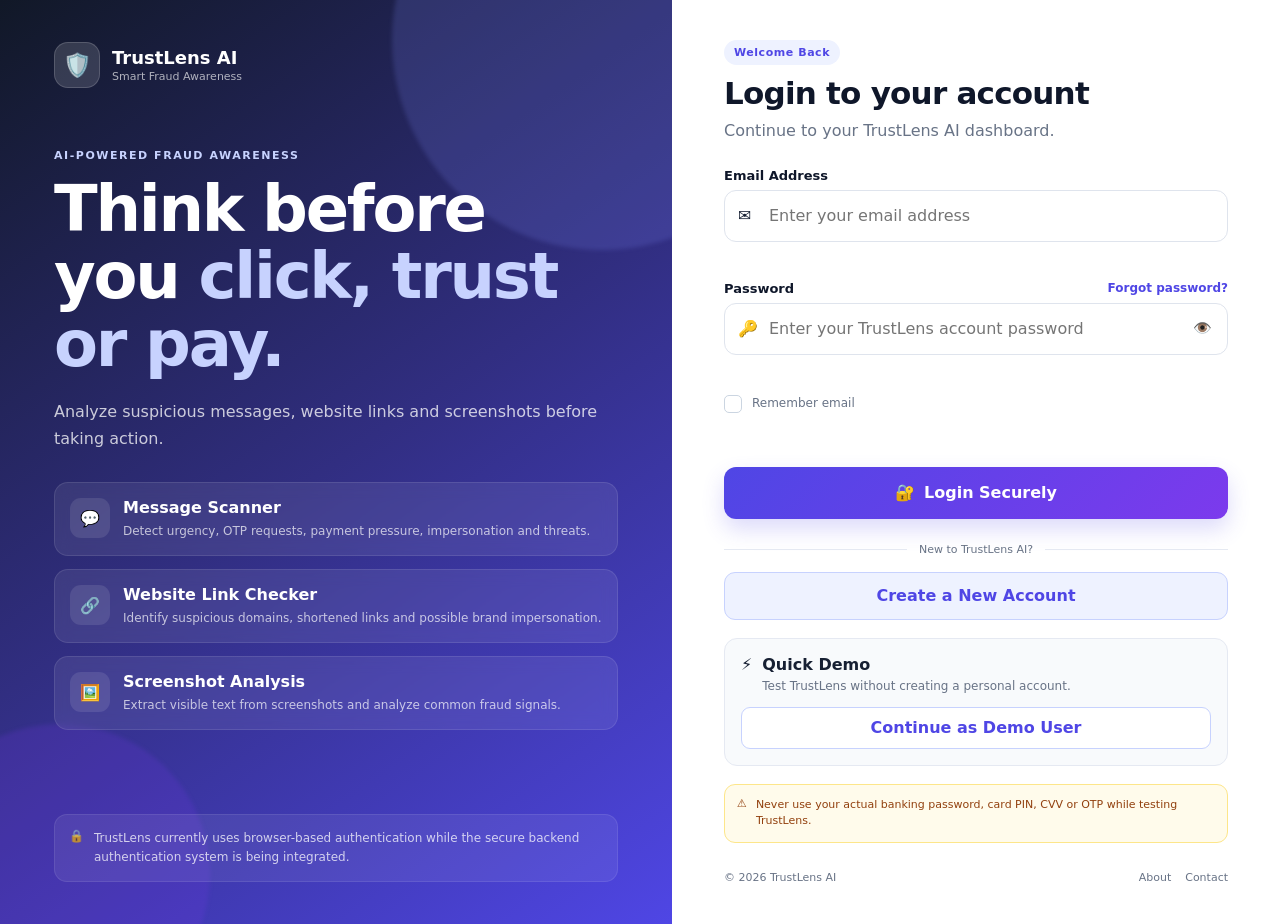
<file: index.html>
<!DOCTYPE html>
<html lang="en">

<head>
    <meta charset="UTF-8">
    <meta name="viewport"
    content="width=device-width, initial-scale=1.0">

    <meta name="google-site-verification" 
    content="EMSuYnDsWMB14LmvW3GUJsK-lmfuJ9vJHzkcusJ691s">

    <!-- your existing code continues below -->
    

    

    <meta
        name="description"
        content="Login to TrustLens AI and protect yourself from suspicious messages, links and online fraud."
    >

    <title>
        Login | TrustLens AI
    </title>

    <link
        rel="stylesheet"
        href="style.css"
    >
</head>


<body class="auth-body">


    <main class="auth-layout">


        <!-- =================================================
             LEFT INFORMATION SECTION
        ================================================== -->

        <section class="auth-showcase">


            <!-- Brand -->

            <a
                href="index.html"
                class="auth-brand"
            >

                <div
                    class="auth-brand-icon"
                    aria-hidden="true"
                >
                    🛡️
                </div>


                <div>

                    <strong>
                        TrustLens AI
                    </strong>

                    <span>
                        Smart Fraud Awareness
                    </span>

                </div>

            </a>


            <!-- Main showcase -->

            <div class="auth-showcase-content">


                <span class="auth-eyebrow">
                    AI-POWERED FRAUD AWARENESS
                </span>


                <h1>
                    Think before you
                    <span>
                        click, trust or pay.
                    </span>
                </h1>


                <p>
                    Analyze suspicious messages,
                    website links and screenshots
                    before taking action.
                </p>


                <div class="auth-feature-list">


                    <div class="auth-feature-item">

                        <div
                            class="auth-feature-icon"
                            aria-hidden="true"
                        >
                            💬
                        </div>


                        <div>

                            <strong>
                                Message Scanner
                            </strong>

                            <span>
                                Detect urgency, OTP requests,
                                payment pressure, impersonation
                                and threats.
                            </span>

                        </div>

                    </div>


                    <div class="auth-feature-item">

                        <div
                            class="auth-feature-icon"
                            aria-hidden="true"
                        >
                            🔗
                        </div>


                        <div>

                            <strong>
                                Website Link Checker
                            </strong>

                            <span>
                                Identify suspicious domains,
                                shortened links and possible
                                brand impersonation.
                            </span>

                        </div>

                    </div>


                    <div class="auth-feature-item">

                        <div
                            class="auth-feature-icon"
                            aria-hidden="true"
                        >
                            🖼️
                        </div>


                        <div>

                            <strong>
                                Screenshot Analysis
                            </strong>

                            <span>
                                Extract visible text from
                                screenshots and analyze common
                                fraud signals.
                            </span>

                        </div>

                    </div>

                </div>

            </div>


            <!-- Security note -->

            <div class="auth-security-note">

                <span aria-hidden="true">
                    🔒
                </span>

                <p>
                    TrustLens currently uses browser-based
                    authentication while the secure backend
                    authentication system is being integrated.
                </p>

            </div>


            <div
                class="auth-background-decoration auth-decoration-one"
                aria-hidden="true"
            ></div>

            <div
                class="auth-background-decoration auth-decoration-two"
                aria-hidden="true"
            ></div>

        </section>


        <!-- =================================================
             LOGIN SECTION
        ================================================== -->

        <section class="auth-form-section">


            <!-- Mobile brand -->

            <div class="auth-mobile-brand">

                <div
                    class="auth-brand-icon"
                    aria-hidden="true"
                >
                    🛡️
                </div>


                <div>

                    <strong>
                        TrustLens AI
                    </strong>

                    <span>
                        Fraud Awareness Platform
                    </span>

                </div>

            </div>


            <div class="auth-form-wrapper">


                <!-- Form header -->

                <div class="auth-form-header">

                    <span class="auth-form-badge">
                        Welcome Back
                    </span>


                    <h2>
                        Login to your account
                    </h2>


                    <p>
                        Continue to your TrustLens AI dashboard.
                    </p>

                </div>


                <!-- =================================================
                     LOGIN FORM
                ================================================== -->

                <form
                    id="loginForm"
                    class="auth-form"
                    novalidate
                >


                    <!-- Email -->

                    <div class="auth-field">


                        <label for="loginEmail">
                            Email Address
                        </label>


                        <div class="auth-input-wrapper">

                            <span
                                class="auth-input-icon"
                                aria-hidden="true"
                            >
                                ✉️
                            </span>


                            <input
                                type="email"
                                id="loginEmail"
                                name="email"
                                placeholder="Enter your email address"
                                autocomplete="email"
                                maxlength="100"
                                required
                            >

                        </div>


                        <small
                            id="loginEmailError"
                            class="auth-field-error"
                            aria-live="polite"
                        ></small>

                    </div>


                    <!-- Password -->

                    <div class="auth-field">


                        <div class="auth-label-row">

                            <label for="loginPassword">
                                Password
                            </label>


                            <button
                                type="button"
                                id="forgotPasswordButton"
                                class="auth-text-button"
                            >
                                Forgot password?
                            </button>

                        </div>


                        <div class="auth-input-wrapper">

                            <span
                                class="auth-input-icon"
                                aria-hidden="true"
                            >
                                🔑
                            </span>


                            <input
                                type="password"
                                id="loginPassword"
                                name="password"
                                placeholder="Enter your TrustLens account password"
                                autocomplete="current-password"
                                required
                            >


                            <button
                                type="button"
                                id="toggleLoginPassword"
                                class="password-toggle-button"
                                aria-label="Show password"
                                aria-pressed="false"
                                title="Show password"
                            >
                                👁️
                            </button>

                        </div>


                        <small
                            id="loginPasswordError"
                            class="auth-field-error"
                            aria-live="polite"
                        ></small>

                    </div>


                    <!-- Remember me -->

                    <div class="auth-options-row">

                        <label class="remember-checkbox">

                            <input
                                type="checkbox"
                                id="rememberMe"
                            >

                            <span
                                class="custom-checkbox"
                                aria-hidden="true"
                            ></span>

                            <span>
                                Remember email
                            </span>

                        </label>

                    </div>


                    <!-- Main form message -->

                    <div
                        id="loginMessage"
                        class="auth-form-message"
                        role="alert"
                        aria-live="polite"
                    ></div>


                    <!-- Login button -->

                    <button
                        type="submit"
                        id="loginButton"
                        class="auth-submit-button"
                    >

                        <span
                            class="button-icon"
                            aria-hidden="true"
                        >
                            🔐
                        </span>

                        <span class="button-text">
                            Login Securely
                        </span>

                    </button>

                </form>


                <!-- =================================================
                     NEW ACCOUNT
                ================================================== -->

                <div class="auth-divider">

                    <span>
                        New to TrustLens AI?
                    </span>

                </div>


                <a
                    href="signup.html"
                    class="auth-secondary-link"
                >
                    Create a New Account
                </a>


                <!-- =================================================
                     DEMO LOGIN
                ================================================== -->

                <div class="demo-login-card">


                    <div class="demo-login-heading">

                        <span aria-hidden="true">
                            ⚡
                        </span>


                        <div>

                            <strong>
                                Quick Demo
                            </strong>

                            <p>
                                Test TrustLens without creating
                                a personal account.
                            </p>

                        </div>

                    </div>


                    <button
                        type="button"
                        id="demoLoginButton"
                        class="demo-login-button"
                    >
                        Continue as Demo User
                    </button>

                </div>


                <!-- =================================================
                     WARNING
                ================================================== -->

                <div class="auth-warning">

                    <span aria-hidden="true">
                        ⚠️
                    </span>

                    <p>
                        Never use your actual banking password,
                        card PIN, CVV or OTP while testing
                        TrustLens.
                    </p>

                </div>

            </div>


            <!-- =================================================
                 FOOTER
            ================================================== -->

            <footer class="auth-footer">

                <p>
                    © 2026 TrustLens AI
                </p>


                <div>

                    <a href="about.html">
                        About
                    </a>

                    <a href="contact.html">
                        Contact
                    </a>

                </div>

            </footer>

        </section>

    </main>


    <!-- =====================================================
         FORGOT PASSWORD MODAL
    ====================================================== -->

    <div
        id="forgotPasswordModal"
        class="auth-modal hidden"
        aria-hidden="true"
    >


        <div
            id="forgotPasswordOverlay"
            class="auth-modal-overlay"
        ></div>


        <div
            class="auth-modal-card"
            role="dialog"
            aria-modal="true"
            aria-labelledby="forgotPasswordTitle"
        >


            <button
                type="button"
                id="closeForgotPasswordModal"
                class="auth-modal-close"
                aria-label="Close password reset"
            >
                ×
            </button>


            <div
                class="auth-modal-icon"
                aria-hidden="true"
            >
                🔑
            </div>


            <h2 id="forgotPasswordTitle">
                Reset Password
            </h2>


            <p>
                Enter your registered email address
                and create a new password.
            </p>


            <form
                id="forgotPasswordForm"
                class="auth-form"
                novalidate
            >


                <!-- Reset email -->

                <div class="auth-field">

                    <label for="resetEmail">
                        Registered Email
                    </label>


                    <div class="auth-input-wrapper">

                        <span
                            class="auth-input-icon"
                            aria-hidden="true"
                        >
                            ✉️
                        </span>


                        <input
                            type="email"
                            id="resetEmail"
                            name="resetEmail"
                            placeholder="Enter registered email"
                            autocomplete="email"
                            maxlength="100"
                            required
                        >

                    </div>


                    <small
                        id="resetEmailError"
                        class="auth-field-error"
                        aria-live="polite"
                    ></small>

                </div>

                <!-- Reset verification code -->

<div
    class="auth-field hidden"
    id="resetCodeField"
>
    <label for="resetCode">
        6-Digit Reset Code
    </label>

    <div class="auth-input-wrapper">

        <span
            class="auth-input-icon"
            aria-hidden="true"
        >
            🔢
        </span>

        <input
            type="text"
            id="resetCode"
            name="resetCode"
            placeholder="Enter 6-digit code"
            inputmode="numeric"
            autocomplete="one-time-code"
            maxlength="6"
        >

    </div>

    <small
        id="resetCodeError"
        class="auth-field-error"
        aria-live="polite"
    ></small>

</div>
                <!-- New password -->

                <div class="auth-field">

                    <label for="resetPassword">
                        New Password
                    </label>


                    <div class="auth-input-wrapper">

                        <span
                            class="auth-input-icon"
                            aria-hidden="true"
                        >
                            🔒
                        </span>


                        <input
                            type="password"
                            id="resetPassword"
                            name="resetPassword"
                            placeholder="Create a new trust lens password"
                            autocomplete="new-password"
                            required
                        >


                        <button
                            type="button"
                            id="toggleResetPassword"
                            class="password-toggle-button"
                            aria-label="Show password"
                            aria-pressed="false"
                            title="Show password"
                        >
                            👁️
                        </button>

                    </div>


                    <small
                        id="resetPasswordError"
                        class="auth-field-error"
                        aria-live="polite"
                    ></small>

                </div>


                <!-- Confirm new password -->

                <div class="auth-field">

                    <label for="confirmResetPassword">
                        Confirm New Password
                    </label>


                    <div class="auth-input-wrapper">

                        <span
                            class="auth-input-icon"
                            aria-hidden="true"
                        >
                            🔐
                        </span>


                        <input
                            type="password"
                            id="confirmResetPassword"
                            name="confirmResetPassword"
                            placeholder="Confirm your new trust lenspassword"
                            autocomplete="new-password"
                            required
                        >


                        <button
                            type="button"
                            id="toggleConfirmResetPassword"
                            class="password-toggle-button"
                            aria-label="Show password"
                            aria-pressed="false"
                            title="Show password"
                        >
                            👁️
                        </button>

                    </div>


                    <small
                        id="confirmResetPasswordError"
                        class="auth-field-error"
                        aria-live="polite"
                    ></small>

                </div>


                <!-- Reset message -->

                <div
                    id="resetPasswordMessage"
                    class="auth-form-message"
                    role="alert"
                    aria-live="polite"
                ></div>


                <!-- Reset button -->

                <button
                    type="submit"
                    id="resetPasswordButton"
                    class="auth-submit-button"
                >
                    Update Password
                </button>

            </form>

        </div>

    </div>


    <!-- =====================================================
         JAVASCRIPT
    ====================================================== -->

    <script src="auth.js"></script>

</body>

</html>
</file>
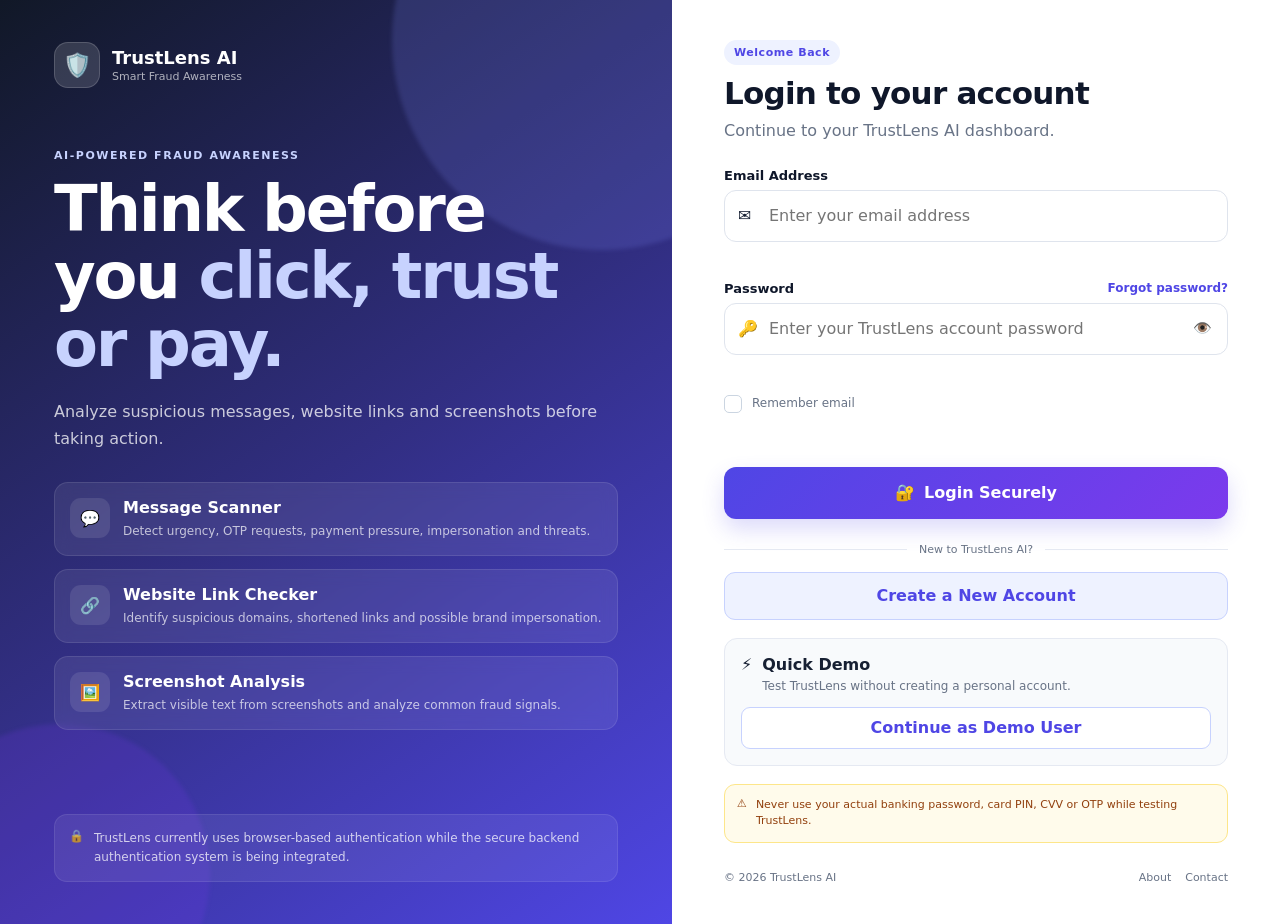
<file: about.html>
<!DOCTYPE html>
<html lang="en">

<head>
    <meta charset="UTF-8">

    <meta
        name="viewport"
        content="width=device-width, initial-scale=1.0"
    >

    <meta
        name="description"
        content="Learn how TrustLens AI helps users identify suspicious messages, website links and screenshots."
    >

    <title>
        About TrustLens AI
    </title>

    <link
        rel="stylesheet"
        href="style.css"
    >
</head>


<body class="dashboard-body about-page-body">

    <!-- =====================================================
         MOBILE SIDEBAR OVERLAY
    ====================================================== -->

    <div
        id="sidebarOverlay"
        class="sidebar-overlay"
        aria-hidden="true"
    ></div>


    <!-- =====================================================
         SIDEBAR
    ====================================================== -->

    <aside
        id="sidebar"
        class="sidebar"
        aria-label="Main navigation"
    >

        <div class="brand">

            <div
                class="brand-mark"
                aria-hidden="true"
            >
                🛡️
            </div>

            <div>

                <h2>
                    TrustLens
                </h2>

                <span>
                    AI Fraud Detector
                </span>

            </div>

        </div>


        <button
            type="button"
            id="closeSidebarButton"
            class="sidebar-close-button"
            aria-label="Close sidebar"
        >
            ×
        </button>


        <nav
            class="sidebar-nav"
            aria-label="Main navigation"
        >

            <a
                href="dashboard.html"
                class="nav-link"
            >
                <span aria-hidden="true">
                    🏠
                </span>

                Dashboard
            </a>


            <a
                href="dashboard.html#scannerSection"
                class="nav-link"
            >
                <span aria-hidden="true">
                    🔍
                </span>

                Fraud Scanner
            </a>


            <a
                href="history.html"
                class="nav-link"
            >
                <span aria-hidden="true">
                    🕒
                </span>

                Scan History
            </a>


            <a
                href="about.html"
                class="nav-link active"
                aria-current="page"
            >
                <span aria-hidden="true">
                    ℹ️
                </span>

                About
            </a>


            <a
                href="contact.html"
                class="nav-link"
            >
                <span aria-hidden="true">
                    ✉️
                </span>

                Contact
            </a>

        </nav>


        <div class="sidebar-note">

            <strong>
                🔒 Privacy First
            </strong>

            <p>
                Your scans are processed and stored
                inside your browser in the current
                frontend version.
            </p>

        </div>


        <button
            type="button"
            id="logoutButton"
            class="logout-button"
            data-logout
        >
            <span aria-hidden="true">
                🚪
            </span>

            Logout
        </button>

    </aside>


    <!-- =====================================================
         MAIN PAGE
    ====================================================== -->

    <main class="dashboard-main">


        <!-- =================================================
             TOP BAR
        ================================================== -->

        <header class="topbar">

            <div class="topbar-left">

                <button
                    type="button"
                    id="menuButton"
                    class="icon-button menu-button"
                    aria-label="Open navigation menu"
                >
                    ☰
                </button>


                <div>

                    <h1>
                        About TrustLens
                    </h1>

                    <p>
                        Learn how TrustLens helps users
                        recognize online fraud.
                    </p>

                </div>

            </div>


            <div class="topbar-right">

                <button
                    type="button"
                    id="themeButton"
                    class="icon-button"
                    aria-label="Toggle dark mode"
                    title="Toggle theme"
                >
                    🌙
                </button>


                <div class="profile-card">

                    <div
                        id="userAvatar"
                        class="user-avatar"
                        aria-hidden="true"
                    >
                        U
                    </div>


                    <div class="profile-text">

                        <strong id="userName">
                            User
                        </strong>

                        <span id="userEmail">
                            user@example.com
                        </span>

                    </div>

                </div>

            </div>

        </header>


        <!-- =================================================
             ABOUT CONTENT
        ================================================== -->

        <div class="dashboard-content about-page-content">


            <!-- =============================================
                 HERO
            ============================================== -->

            <section class="about-hero-card">

                <div class="about-hero-content">

                    <span class="eyebrow">
                        FRAUD AWARENESS MADE SIMPLE
                    </span>


                    <h2>
                        Helping people pause, verify
                        and stay safer online
                    </h2>


                    <p>
                        TrustLens AI is a fraud-awareness
                        platform that analyzes suspicious
                        messages, website links and screenshots.
                        It highlights common scam signals and
                        provides simple safety guidance before
                        users take action.
                    </p>


                    <div class="about-hero-actions">

                        <a
                            href="dashboard.html#scannerSection"
                            class="primary-button"
                        >
                            <span aria-hidden="true">
                                🔍
                            </span>

                            Start a Scan
                        </a>


                        <a
                            href="contact.html"
                            class="secondary-button"
                        >
                            <span aria-hidden="true">
                                💬
                            </span>

                            Contact &amp; Help
                        </a>

                    </div>

                </div>


                <div
                    class="about-hero-visual"
                    aria-hidden="true"
                >

                    <div
                        class="about-floating-card about-floating-card-one"
                    >
                        <span>
                            ✓
                        </span>

                        Message checked
                    </div>


                    <div class="about-shield-visual">
                        🛡️
                    </div>


                    <div
                        class="about-floating-card about-floating-card-two"
                    >
                        <span>
                            ⚠️
                        </span>

                        Risk signals found
                    </div>

                </div>

            </section>


            <!-- =============================================
                 OVERVIEW
            ============================================== -->

            <section
                class="about-overview-grid"
                aria-label="TrustLens capabilities"
            >

                <article class="about-overview-card">

                    <div
                        class="about-overview-icon"
                        aria-hidden="true"
                    >
                        💬
                    </div>

                    <div>

                        <h3>
                            Message Analysis
                        </h3>

                        <p>
                            Checks text for urgency,
                            impersonation, payment demands,
                            OTP requests and other common
                            fraud patterns.
                        </p>

                    </div>

                </article>


                <article class="about-overview-card">

                    <div
                        class="about-overview-icon"
                        aria-hidden="true"
                    >
                        🔗
                    </div>

                    <div>

                        <h3>
                            Link Inspection
                        </h3>

                        <p>
                            Reviews website links for suspicious
                            domains, misleading brand names and
                            unsafe-looking URL patterns.
                        </p>

                    </div>

                </article>


                <article class="about-overview-card">

                    <div
                        class="about-overview-icon"
                        aria-hidden="true"
                    >
                        🖼️
                    </div>

                    <div>

                        <h3>
                            Screenshot OCR
                        </h3>

                        <p>
                            Extracts visible text from screenshots
                            and analyzes it for possible scam
                            indicators.
                        </p>

                    </div>

                </article>


                <article class="about-overview-card">

                    <div
                        class="about-overview-icon"
                        aria-hidden="true"
                    >
                        🔐
                    </div>

                    <div>

                        <h3>
                            Privacy-Focused Design
                        </h3>

                        <p>
                            The current frontend version keeps
                            scan history inside the browser while
                            backend database integration is being
                            added.
                        </p>

                    </div>

                </article>

            </section>


            <!-- =============================================
                 PROBLEM + SOLUTION
            ============================================== -->

            <section class="about-problem-solution-section">


                <article class="about-problem-card">

                    <span class="eyebrow">
                        THE PROBLEM
                    </span>


                    <h2>
                        Online scams are becoming
                        harder to recognize
                    </h2>


                    <p>
                        Fraudulent messages increasingly
                        imitate banks, delivery companies,
                        government agencies, employers and
                        trusted brands. They often pressure
                        users to act before they have time
                        to verify the request.
                    </p>


                    <ul
                        class="about-check-list about-problem-list"
                    >

                        <li>

                            <span>
                                !
                            </span>

                            <div>

                                <strong>
                                    Urgency and pressure
                                </strong>

                                <p>
                                    Scammers use deadlines,
                                    threats and limited-time
                                    warnings to prevent careful
                                    thinking.
                                </p>

                            </div>

                        </li>


                        <li>

                            <span>
                                !
                            </span>

                            <div>

                                <strong>
                                    Trusted-name impersonation
                                </strong>

                                <p>
                                    Fake messages may appear
                                    to come from banks, police,
                                    support teams or familiar
                                    companies.
                                </p>

                            </div>

                        </li>


                        <li>

                            <span>
                                !
                            </span>

                            <div>

                                <strong>
                                    Payment and data requests
                                </strong>

                                <p>
                                    Users may be asked to share
                                    OTPs, passwords, card details
                                    or make immediate payments.
                                </p>

                            </div>

                        </li>

                    </ul>

                </article>


                <article class="about-solution-card">

                    <span class="eyebrow">
                        OUR SOLUTION
                    </span>


                    <h2>
                        A simple first-check
                        before taking action
                    </h2>


                    <p>
                        TrustLens helps users slow down and
                        examine suspicious content. It turns
                        common fraud-warning patterns into
                        clear risk scores, explanations and
                        practical safety guidance.
                    </p>


                    <ul
                        class="about-check-list about-solution-list"
                    >

                        <li>

                            <span>
                                ✓
                            </span>

                            <div>

                                <strong>
                                    Quick risk assessment
                                </strong>

                                <p>
                                    Users receive a clear score
                                    and risk category after each
                                    scan.
                                </p>

                            </div>

                        </li>


                        <li>

                            <span>
                                ✓
                            </span>

                            <div>

                                <strong>
                                    Understandable reasons
                                </strong>

                                <p>
                                    TrustLens explains which
                                    warning signs contributed
                                    to the result.
                                </p>

                            </div>

                        </li>


                        <li>

                            <span>
                                ✓
                            </span>

                            <div>

                                <strong>
                                    Practical next steps
                                </strong>

                                <p>
                                    Each result provides simple
                                    recommendations to help users
                                    respond more safely.
                                </p>

                            </div>

                        </li>

                    </ul>

                </article>

            </section>


            <!-- =============================================
                 HOW IT WORKS
            ============================================== -->

            <section class="about-section-card">

                <div class="section-header">

                    <div>

                        <span class="eyebrow">
                            HOW IT WORKS
                        </span>

                        <h2>
                            From suspicious content
                            to a clearer decision
                        </h2>

                    </div>


                    <p>
                        TrustLens follows a simple four-step
                        process designed for users without
                        technical cybersecurity knowledge.
                    </p>

                </div>


                <div class="about-steps-grid">

                    <article class="about-step-card">

                        <span class="about-step-number">
                            01
                        </span>

                        <div
                            class="about-step-icon"
                            aria-hidden="true"
                        >
                            📥
                        </div>

                        <h3>
                            Add suspicious content
                        </h3>

                        <p>
                            Paste a message, enter a website
                            link or upload a screenshot that
                            you want to check.
                        </p>

                    </article>


                    <article class="about-step-card">

                        <span class="about-step-number">
                            02
                        </span>

                        <div
                            class="about-step-icon"
                            aria-hidden="true"
                        >
                            🔎
                        </div>

                        <h3>
                            Analyze warning signals
                        </h3>

                        <p>
                            TrustLens searches for patterns
                            such as urgency, impersonation,
                            suspicious payments and unsafe
                            wording.
                        </p>

                    </article>


                    <article class="about-step-card">

                        <span class="about-step-number">
                            03
                        </span>

                        <div
                            class="about-step-icon"
                            aria-hidden="true"
                        >
                            📊
                        </div>

                        <h3>
                            Review the result
                        </h3>

                        <p>
                            A risk score, category and list
                            of detected signals are presented
                            in a clear report.
                        </p>

                    </article>


                    <article class="about-step-card">

                        <span class="about-step-number">
                            04
                        </span>

                        <div
                            class="about-step-icon"
                            aria-hidden="true"
                        >
                            🛡️
                        </div>

                        <h3>
                            Take safer action
                        </h3>

                        <p>
                            Follow the recommended precautions
                            and independently verify the sender
                            before responding.
                        </p>

                    </article>

                </div>

            </section>


            <!-- =============================================
                 FEATURES
            ============================================== -->

            <section class="about-section-card">

                <div class="section-header">

                    <div>

                        <span class="eyebrow">
                            CORE FEATURES
                        </span>

                        <h2>
                            Designed for practical
                            fraud awareness
                        </h2>

                    </div>


                    <p>
                        Every feature focuses on making
                        suspicious digital communication
                        easier to understand.
                    </p>

                </div>


                <div class="about-features-grid">

                    <article class="about-feature-card">

                        <div
                            class="about-feature-icon"
                            aria-hidden="true"
                        >
                            💬
                        </div>

                        <h3>
                            Text fraud detection
                        </h3>

                        <p>
                            Detects common language patterns
                            used in phishing messages, fake
                            offers and payment scams.
                        </p>

                    </article>


                    <article class="about-feature-card">

                        <div
                            class="about-feature-icon"
                            aria-hidden="true"
                        >
                            🌐
                        </div>

                        <h3>
                            Suspicious URL checks
                        </h3>

                        <p>
                            Reviews domain structure, unusual
                            wording and other warning patterns
                            in website links.
                        </p>

                    </article>


                    <article class="about-feature-card">

                        <div
                            class="about-feature-icon"
                            aria-hidden="true"
                        >
                            👁️
                        </div>

                        <h3>
                            Screenshot text extraction
                        </h3>

                        <p>
                            Uses OCR technology to read text
                            from uploaded screenshots before
                            analyzing it.
                        </p>

                    </article>


                    <article class="about-feature-card">

                        <div
                            class="about-feature-icon"
                            aria-hidden="true"
                        >
                            📈
                        </div>

                        <h3>
                            Risk scoring
                        </h3>

                        <p>
                            Converts detected signals into
                            an easy-to-read percentage and
                            risk category.
                        </p>

                    </article>


                    <article class="about-feature-card">

                        <div
                            class="about-feature-icon"
                            aria-hidden="true"
                        >
                            🧾
                        </div>

                        <h3>
                            Scan history
                        </h3>

                        <p>
                            Saves previous results so users
                            can review and compare earlier
                            scans.
                        </p>

                    </article>


                    <article class="about-feature-card">

                        <div
                            class="about-feature-icon"
                            aria-hidden="true"
                        >
                            💡
                        </div>

                        <h3>
                            Safety recommendations
                        </h3>

                        <p>
                            Provides practical guidance based
                            on the type and severity of the
                            detected warning signs.
                        </p>

                    </article>

                </div>

            </section>


            <!-- =============================================
                 PRIVACY
            ============================================== -->

            <section class="about-privacy-card">

                <div
                    class="about-privacy-icon"
                    aria-hidden="true"
                >
                    🔐
                </div>


                <div class="about-privacy-content">

                    <span class="eyebrow">
                        PRIVACY BY DESIGN
                    </span>


                    <h2>
                        Building toward secure
                        full-stack storage
                    </h2>


                    <p>
                        TrustLens started as a browser-based
                        educational project using local storage.
                        The current development phase is adding
                        Flask, MongoDB and JWT authentication
                        so accounts and scan history can be
                        managed securely through the backend.
                    </p>


                    <div class="about-privacy-points">

                        <div>
                            <span>
                                ✓
                            </span>

                            <p>
                                User-specific data
                            </p>
                        </div>


                        <div>
                            <span>
                                ✓
                            </span>

                            <p>
                                Secure backend authentication
                            </p>
                        </div>


                        <div>
                            <span>
                                ✓
                            </span>

                            <p>
                                MongoDB database integration
                            </p>
                        </div>


                        <div>
                            <span>
                                ✓
                            </span>

                            <p>
                                User-controlled scan history
                            </p>
                        </div>

                    </div>

                </div>

            </section>


            <!-- =============================================
                 LIMITATIONS
            ============================================== -->

            <section class="about-limitations-card">

                <div
                    class="about-limitations-icon"
                    aria-hidden="true"
                >
                    ⚠️
                </div>


                <div>

                    <span class="eyebrow">
                        IMPORTANT LIMITATIONS
                    </span>


                    <h2>
                        TrustLens supports decisions,
                        but does not replace verification
                    </h2>


                    <p>
                        The current detection engine uses
                        browser-based rules and pattern
                        matching. It can identify common
                        warning signals, but it cannot
                        guarantee that content is completely
                        safe or fraudulent.
                    </p>


                    <ul>

                        <li>
                            A low-risk result does not
                            guarantee that a message or
                            website is safe.
                        </li>

                        <li>
                            New or sophisticated scams may
                            not match existing detection rules.
                        </li>

                        <li>
                            OCR results can contain errors
                            when screenshots are unclear or
                            text is too small.
                        </li>

                        <li>
                            Users should verify suspicious
                            requests through official websites,
                            apps or phone numbers.
                        </li>

                    </ul>

                </div>

            </section>


            <!-- =============================================
                 TECHNOLOGY
            ============================================== -->

            <section class="about-section-card">

                <div class="section-header">

                    <div>

                        <span class="eyebrow">
                            TECHNOLOGY
                        </span>

                        <h2>
                            Built with modern
                            web technologies
                        </h2>

                    </div>


                    <p>
                        TrustLens combines a responsive
                        frontend with a growing Flask and
                        MongoDB backend architecture.
                    </p>

                </div>


                <div class="about-tech-grid">


                    <article class="about-tech-card">

                        <span aria-hidden="true">
                            🌐
                        </span>

                        <div>

                            <h3>
                                HTML5
                            </h3>

                            <p>
                                Provides semantic structure
                                for pages, forms, navigation
                                and scan reports.
                            </p>

                        </div>

                    </article>


                    <article class="about-tech-card">

                        <span aria-hidden="true">
                            🎨
                        </span>

                        <div>

                            <h3>
                                CSS3
                            </h3>

                            <p>
                                Creates the responsive dashboard,
                                modern cards, dark mode and
                                mobile layouts.
                            </p>

                        </div>

                    </article>


                    <article class="about-tech-card">

                        <span aria-hidden="true">
                            ⚙️
                        </span>

                        <div>

                            <h3>
                                JavaScript
                            </h3>

                            <p>
                                Handles scanning, interaction,
                                history and frontend behavior.
                            </p>

                        </div>

                    </article>


                    <article class="about-tech-card">

                        <span aria-hidden="true">
                            👁️
                        </span>

                        <div>

                            <h3>
                                Tesseract.js
                            </h3>

                            <p>
                                Extracts readable text from
                                uploaded screenshot images.
                            </p>

                        </div>

                    </article>


                    <article class="about-tech-card">

                        <span aria-hidden="true">
                            🐍
                        </span>

                        <div>

                            <h3>
                                Flask
                            </h3>

                            <p>
                                Provides the backend API,
                                authentication routes and
                                server-side processing.
                            </p>

                        </div>

                    </article>


                    <article class="about-tech-card">

                        <span aria-hidden="true">
                            🍃
                        </span>

                        <div>

                            <h3>
                                MongoDB
                            </h3>

                            <p>
                                Stores user accounts,
                                scan history and future
                                contact records.
                            </p>

                        </div>

                    </article>

                </div>

            </section>


            <!-- =============================================
                 MISSION
            ============================================== -->

            <section class="about-mission-card">

                <div class="about-mission-content">

                    <span class="eyebrow">
                        OUR MISSION
                    </span>


                    <h2>
                        Make online fraud awareness
                        easier for everyone
                    </h2>


                    <p>
                        TrustLens aims to help people build
                        the habit of pausing before clicking,
                        paying or sharing sensitive information.
                        The project focuses on practical education,
                        clear explanations and simple preventive
                        actions.
                    </p>

                </div>


                <blockquote class="about-mission-quote">

                    <span aria-hidden="true">
                        “
                    </span>

                    <p>
                        The safest click is the one
                        you verify before you make it.
                    </p>

                </blockquote>

            </section>


            <!-- =============================================
                 CTA
            ============================================== -->

            <section class="about-cta-card">

                <div>

                    <span class="eyebrow">
                        CHECK BEFORE YOU TRUST
                    </span>


                    <h2>
                        Have something suspicious
                        you want to verify?
                    </h2>


                    <p>
                        Open the TrustLens scanner and
                        review warning signals before
                        replying, clicking a link or
                        making a payment.
                    </p>

                </div>


                <a
                    href="dashboard.html#scannerSection"
                    class="primary-button"
                >
                    <span aria-hidden="true">
                        🔍
                    </span>

                    Start a Scan
                </a>

            </section>


            <!-- =============================================
                 SAFETY NOTICE
            ============================================== -->

            <section class="safety-card">

                <div aria-hidden="true">
                    ⚠️
                </div>


                <div>

                    <h3>
                        Important safety notice
                    </h3>


                    <p>
                        Never share OTPs, PINs, CVVs,
                        passwords or complete banking
                        details with unknown people.
                        Verify urgent requests using
                        an official website, application
                        or trusted phone number.
                    </p>

                </div>

            </section>


            <!-- =============================================
                 FOOTER
            ============================================== -->

            <footer class="dashboard-footer">

                © 2026 TrustLens AI.
                Built for fraud awareness and education.

            </footer>

        </div>

    </main>


    <!-- =====================================================
         JAVASCRIPT
    ====================================================== -->

    <script src="auth.js"></script>
    <script src="script.js"></script>

</body>

</html>
</file>
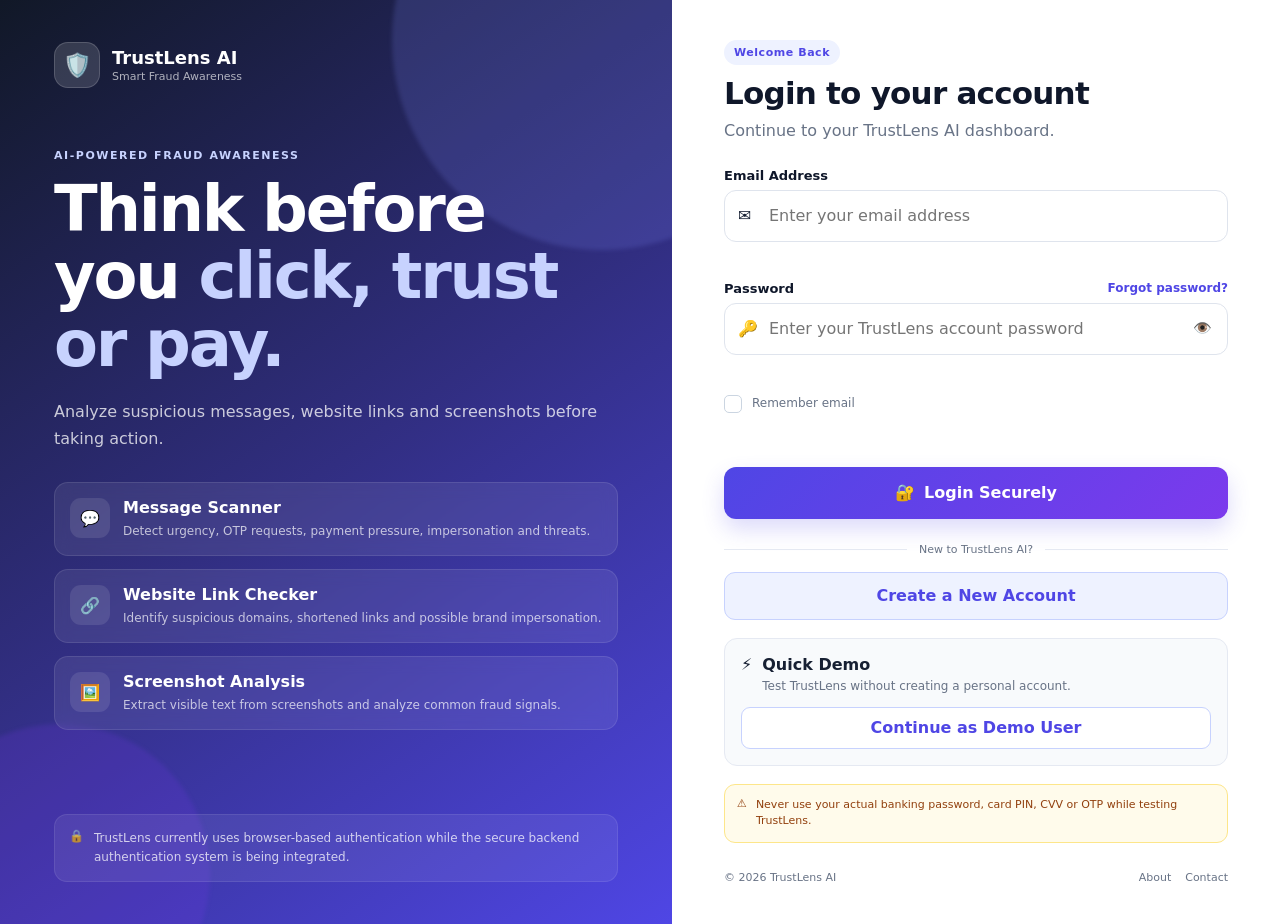
<file: contact.html>
<!DOCTYPE html>
<html lang="en">

<head>
    <meta charset="UTF-8">

    <meta
        name="viewport"
        content="width=device-width, initial-scale=1.0"
    >

    <meta
        name="description"
        content="Contact TrustLens AI, explore frequently asked questions and learn how to report suspicious online fraud safely."
    >

    <title>
        Contact TrustLens AI
    </title>

    <link
        rel="stylesheet"
        href="style.css"
    >
</head>


<body class="dashboard-body contact-page-body">

    <!-- =====================================================
         MOBILE SIDEBAR OVERLAY
    ====================================================== -->

    <div
        id="sidebarOverlay"
        class="sidebar-overlay"
        aria-hidden="true"
    ></div>


    <!-- =====================================================
         SIDEBAR
    ====================================================== -->

    <aside
        id="sidebar"
        class="sidebar"
        aria-label="Main navigation"
    >

        <div class="brand">

            <div
                class="brand-mark"
                aria-hidden="true"
            >
                🛡️
            </div>

            <div>

                <h2>
                    TrustLens
                </h2>

                <span>
                    AI Fraud Detector
                </span>

            </div>

        </div>


        <button
            type="button"
            id="closeSidebarButton"
            class="sidebar-close-button"
            aria-label="Close sidebar"
        >
            ×
        </button>


        <nav
            class="sidebar-nav"
            aria-label="Main navigation"
        >

            <a
                href="dashboard.html"
                class="nav-link"
            >
                <span aria-hidden="true">
                    🏠
                </span>

                Dashboard
            </a>


            <a
                href="dashboard.html#scannerSection"
                class="nav-link"
            >
                <span aria-hidden="true">
                    🔍
                </span>

                Fraud Scanner
            </a>


            <a
                href="history.html"
                class="nav-link"
            >
                <span aria-hidden="true">
                    🕒
                </span>

                Scan History
            </a>


            <a
                href="about.html"
                class="nav-link"
            >
                <span aria-hidden="true">
                    ℹ️
                </span>

                About
            </a>


            <a
                href="contact.html"
                class="nav-link active"
                aria-current="page"
            >
                <span aria-hidden="true">
                    ✉️
                </span>

                Contact
            </a>

        </nav>


        <div class="sidebar-note">

            <strong>
                🔒 Stay cautious
            </strong>

            <p>
                Never share OTPs, passwords, PINs
                or complete banking details with
                unknown people.
            </p>

        </div>


        <button
            type="button"
            id="logoutButton"
            class="logout-button"
            data-logout
        >
            <span aria-hidden="true">
                🚪
            </span>

            Logout
        </button>

    </aside>


    <!-- =====================================================
         MAIN PAGE
    ====================================================== -->

    <main class="dashboard-main">


        <!-- =================================================
             TOP BAR
        ================================================== -->

        <header class="topbar">

            <div class="topbar-left">

                <button
                    type="button"
                    id="menuButton"
                    class="icon-button menu-button"
                    aria-label="Open navigation menu"
                >
                    ☰
                </button>


                <div>

                    <h1>
                        Contact &amp; Help
                    </h1>

                    <p>
                        Ask questions, report a problem
                        or find fraud-safety resources.
                    </p>

                </div>

            </div>


            <div class="topbar-right">

                <button
                    type="button"
                    id="themeButton"
                    class="icon-button"
                    aria-label="Toggle dark mode"
                    title="Toggle theme"
                >
                    🌙
                </button>


                <div class="profile-card">

                    <div
                        id="userAvatar"
                        class="user-avatar"
                        aria-hidden="true"
                    >
                        U
                    </div>


                    <div class="profile-text">

                        <strong id="userName">
                            User
                        </strong>

                        <span id="userEmail">
                            user@example.com
                        </span>

                    </div>

                </div>

            </div>

        </header>


        <!-- =================================================
             CONTACT CONTENT
        ================================================== -->

        <div class="dashboard-content contact-page-content">


            <!-- =============================================
                 HERO
            ============================================== -->

            <section class="contact-hero-card">

                <div class="contact-hero-content">

                    <span class="eyebrow">
                        WE ARE HERE TO HELP
                    </span>


                    <h2>
                        Have a question about TrustLens?
                    </h2>


                    <p>
                        Send your message through the form,
                        explore the frequently asked questions
                        or review the safety resources below.
                    </p>

                </div>


                <div
                    class="contact-hero-visual"
                    aria-hidden="true"
                >
                    💬
                </div>

            </section>


            <!-- =============================================
                 QUICK CONTACT CARDS
            ============================================== -->

            <section
                class="contact-info-grid"
                aria-label="Contact options"
            >

                <article class="contact-info-card">

                    <div
                        class="contact-info-icon"
                        aria-hidden="true"
                    >
                        📧
                    </div>

                    <div>

                        <h3>
                            General Questions
                        </h3>

                        <p>
                            Ask how TrustLens works or get
                            help using a feature.
                        </p>

                    </div>

                </article>


                <article class="contact-info-card">

                    <div
                        class="contact-info-icon"
                        aria-hidden="true"
                    >
                        🐞
                    </div>

                    <div>

                        <h3>
                            Report a Bug
                        </h3>

                        <p>
                            Tell us if a page, button or scan
                            feature is not working correctly.
                        </p>

                    </div>

                </article>


                <article class="contact-info-card">

                    <div
                        class="contact-info-icon"
                        aria-hidden="true"
                    >
                        💡
                    </div>

                    <div>

                        <h3>
                            Share Feedback
                        </h3>

                        <p>
                            Suggest improvements, new fraud
                            rules or interface ideas.
                        </p>

                    </div>

                </article>

            </section>


            <!-- =============================================
                 CONTACT FORM + SUPPORT PANEL
            ============================================== -->

            <section class="contact-main-grid">


                <article class="contact-form-card">

                    <div class="section-header">

                        <div>

                            <span class="eyebrow">
                                SEND A MESSAGE
                            </span>


                            <h2>
                                Contact TrustLens
                            </h2>


                            <p>
                                Complete the form below.
                                The current frontend version
                                displays confirmation inside
                                your browser.
                            </p>

                        </div>

                    </div>


                    <form
                        id="contactForm"
                        class="contact-form"
                        novalidate
                    >


                        <div class="contact-form-row">


                            <div class="contact-field">

                                <label for="contactName">
                                    Full Name
                                </label>


                                <input
                                    type="text"
                                    id="contactName"
                                    name="contactName"
                                    placeholder="Enter your full name"
                                    autocomplete="name"
                                    maxlength="60"
                                    required
                                >

                            </div>


                            <div class="contact-field">

                                <label for="contactEmail">
                                    Email Address
                                </label>


                                <input
                                    type="email"
                                    id="contactEmail"
                                    name="contactEmail"
                                    placeholder="Enter your email"
                                    autocomplete="email"
                                    maxlength="100"
                                    required
                                >

                            </div>

                        </div>


                        <div class="contact-field">

                            <label for="contactCategory">
                                Message Category
                            </label>


                            <select
                                id="contactCategory"
                                name="contactCategory"
                                required
                            >

                                <option value="">
                                    Select a category
                                </option>

                                <option value="general">
                                    General Question
                                </option>

                                <option value="technical">
                                    Technical Problem
                                </option>

                                <option value="feedback">
                                    Feedback or Suggestion
                                </option>

                                <option value="fraud-rule">
                                    Suggest a Fraud Rule
                                </option>

                                <option value="other">
                                    Other
                                </option>

                            </select>

                        </div>


                        <div class="contact-field">

                            <div class="contact-field-header">

                                <label for="contactSubject">
                                    Subject
                                </label>


                                <span id="contactSubjectCount">
                                    0/100
                                </span>

                            </div>


                            <input
                                type="text"
                                id="contactSubject"
                                name="contactSubject"
                                placeholder="Briefly describe your question"
                                maxlength="100"
                                required
                            >

                        </div>


                        <div class="contact-field">

                            <div class="contact-field-header">

                                <label for="contactMessage">
                                    Message
                                </label>


                                <span id="contactMessageCount">
                                    0/1000
                                </span>

                            </div>


                            <textarea
                                id="contactMessage"
                                name="contactMessage"
                                rows="7"
                                placeholder="Explain your question or feedback clearly..."
                                maxlength="1000"
                                required
                            ></textarea>

                        </div>


                        <label class="contact-checkbox-field">

                            <input
                                type="checkbox"
                                id="contactPrivacyCheck"
                                required
                            >


                            <span>
                                I understand that I should not
                                submit passwords, OTPs, PINs,
                                CVVs or sensitive banking
                                information.
                            </span>

                        </label>


                        <div
                            id="contactFormMessage"
                            class="form-message"
                            role="alert"
                            aria-live="polite"
                        ></div>


                        <button
                            type="submit"
                            id="contactSubmitButton"
                            class="contact-submit-button"
                        >

                            <span aria-hidden="true">
                                ✉️
                            </span>

                            Send Message
                        </button>

                    </form>

                </article>


                <!-- =========================================
                     SUPPORT PANEL
                ========================================== -->

                <aside class="contact-support-card">

                    <span class="eyebrow">
                        BEFORE YOU SEND
                    </span>


                    <h2>
                        Protect your personal information
                    </h2>


                    <p>
                        Do not include confidential details
                        in the contact form. TrustLens does
                        not need sensitive financial or
                        authentication information.
                    </p>


                    <ul class="contact-safety-list">

                        <li>
                            <span>
                                ✕
                            </span>

                            Never submit an OTP
                        </li>


                        <li>
                            <span>
                                ✕
                            </span>

                            Never submit a password
                        </li>


                        <li>
                            <span>
                                ✕
                            </span>

                            Never submit a UPI or ATM PIN
                        </li>


                        <li>
                            <span>
                                ✕
                            </span>

                            Never submit complete card details
                        </li>


                        <li>
                            <span>
                                ✓
                            </span>

                            Describe the issue without private data
                        </li>

                    </ul>


                    <div class="contact-response-note">

                        <div aria-hidden="true">
                            ⏱️
                        </div>


                        <div>

                            <strong>
                                Current development mode
                            </strong>


                            <p>
                                Contact submissions currently
                                show a confirmation inside the
                                browser. Backend storage will be
                                connected during Phase 2.
                            </p>

                        </div>

                    </div>

                </aside>

            </section>


            <!-- =============================================
                 EMERGENCY FRAUD HELP
            ============================================== -->

            <section class="contact-emergency-card">

                <div
                    class="contact-emergency-icon"
                    aria-hidden="true"
                >
                    🚨
                </div>


                <div class="contact-emergency-content">

                    <span class="eyebrow">
                        URGENT FRAUD SITUATION
                    </span>


                    <h2>
                        Already sent money or shared
                        sensitive information?
                    </h2>


                    <p>
                        Act quickly. Contact your bank or
                        payment provider through its official
                        application, website or verified
                        customer-care number. Change affected
                        passwords and preserve evidence such
                        as screenshots, transaction IDs and
                        messages.
                    </p>


                    <div class="contact-emergency-actions">

                        <a
                            href="dashboard.html#scannerSection"
                            class="primary-button"
                        >
                            <span aria-hidden="true">
                                🔍
                            </span>

                            Scan Suspicious Content
                        </a>


                        <a
                            href="#faqSection"
                            class="secondary-button"
                        >
                            <span aria-hidden="true">
                                ❓
                            </span>

                            Read Safety FAQs
                        </a>

                    </div>

                </div>

            </section>


            <!-- =============================================
                 FAQ
            ============================================== -->

            <section
                id="faqSection"
                class="contact-faq-section"
            >

                <div class="section-header">

                    <div>

                        <span class="eyebrow">
                            FREQUENTLY ASKED QUESTIONS
                        </span>


                        <h2>
                            Common questions about TrustLens
                        </h2>

                    </div>


                    <p>
                        Select a question to open or close
                        its answer.
                    </p>

                </div>


                <div class="contact-faq-list">


                    <article class="contact-faq-item">

                        <button
                            type="button"
                            class="contact-faq-question"
                            aria-expanded="false"
                        >

                            <span>
                                Is TrustLens a real-time
                                government fraud-reporting portal?
                            </span>

                            <span class="contact-faq-symbol">
                                +
                            </span>

                        </button>


                        <div class="contact-faq-answer">

                            <p>
                                No. TrustLens is an educational
                                fraud-awareness platform. It helps
                                identify common warning signals but
                                does not file an official police,
                                bank or government complaint.
                            </p>

                        </div>

                    </article>


                    <article class="contact-faq-item">

                        <button
                            type="button"
                            class="contact-faq-question"
                            aria-expanded="false"
                        >

                            <span>
                                Does TrustLens guarantee that
                                a message is safe?
                            </span>

                            <span class="contact-faq-symbol">
                                +
                            </span>

                        </button>


                        <div class="contact-faq-answer">

                            <p>
                                No. A low-risk result only means
                                that the current detection rules
                                found few common fraud signals.
                                Users should still verify unfamiliar
                                senders and payment requests
                                independently.
                            </p>

                        </div>

                    </article>


                    <article class="contact-faq-item">

                        <button
                            type="button"
                            class="contact-faq-question"
                            aria-expanded="false"
                        >

                            <span>
                                Where is my scan history stored?
                            </span>

                            <span class="contact-faq-symbol">
                                +
                            </span>

                        </button>


                        <div class="contact-faq-answer">

                            <p>
                                Scan history currently uses browser
                                storage in the frontend version.
                                MongoDB-backed user history is being
                                added during the backend phase.
                            </p>

                        </div>

                    </article>


                    <article class="contact-faq-item">

                        <button
                            type="button"
                            class="contact-faq-question"
                            aria-expanded="false"
                        >

                            <span>
                                Why can screenshot text be incorrect?
                            </span>

                            <span class="contact-faq-symbol">
                                +
                            </span>

                        </button>


                        <div class="contact-faq-answer">

                            <p>
                                Screenshot analysis uses OCR.
                                Small fonts, blur, decorative
                                backgrounds or low-resolution
                                images can cause text-recognition
                                mistakes. Users can edit extracted
                                text before analyzing it again.
                            </p>

                        </div>

                    </article>


                    <article class="contact-faq-item">

                        <button
                            type="button"
                            class="contact-faq-question"
                            aria-expanded="false"
                        >

                            <span>
                                Can I submit passwords or
                                banking details for checking?
                            </span>

                            <span class="contact-faq-symbol">
                                +
                            </span>

                        </button>


                        <div class="contact-faq-answer">

                            <p>
                                No. Never paste real passwords,
                                OTPs, PINs, CVVs or complete card
                                and banking details into TrustLens
                                or any unknown website.
                            </p>

                        </div>

                    </article>


                    <article class="contact-faq-item">

                        <button
                            type="button"
                            class="contact-faq-question"
                            aria-expanded="false"
                        >

                            <span>
                                How can I delete my stored scans?
                            </span>

                            <span class="contact-faq-symbol">
                                +
                            </span>

                        </button>


                        <div class="contact-faq-answer">

                            <p>
                                Open the Scan History page.
                                You can delete individual scans
                                or use the Clear History button
                                to remove your stored records.
                            </p>

                        </div>

                    </article>

                </div>

            </section>


            <!-- =============================================
                 SAFETY NOTICE
            ============================================== -->

            <section class="safety-card">

                <div aria-hidden="true">
                    ⚠️
                </div>


                <div>

                    <h3>
                        Important safety notice
                    </h3>


                    <p>
                        TrustLens is designed for awareness
                        and education. For financial loss,
                        account compromise or serious threats,
                        contact the relevant bank, service
                        provider or official cybercrime
                        authority directly.
                    </p>

                </div>

            </section>


            <!-- =============================================
                 FOOTER
            ============================================== -->

            <footer class="dashboard-footer">

                © 2026 TrustLens AI.
                Built for fraud awareness and education.

            </footer>

        </div>

    </main>


    <!-- =====================================================
         JAVASCRIPT
    ====================================================== -->

    <script src="auth.js"></script>
    <script src="script.js"></script>

</body>

</html>
</file>
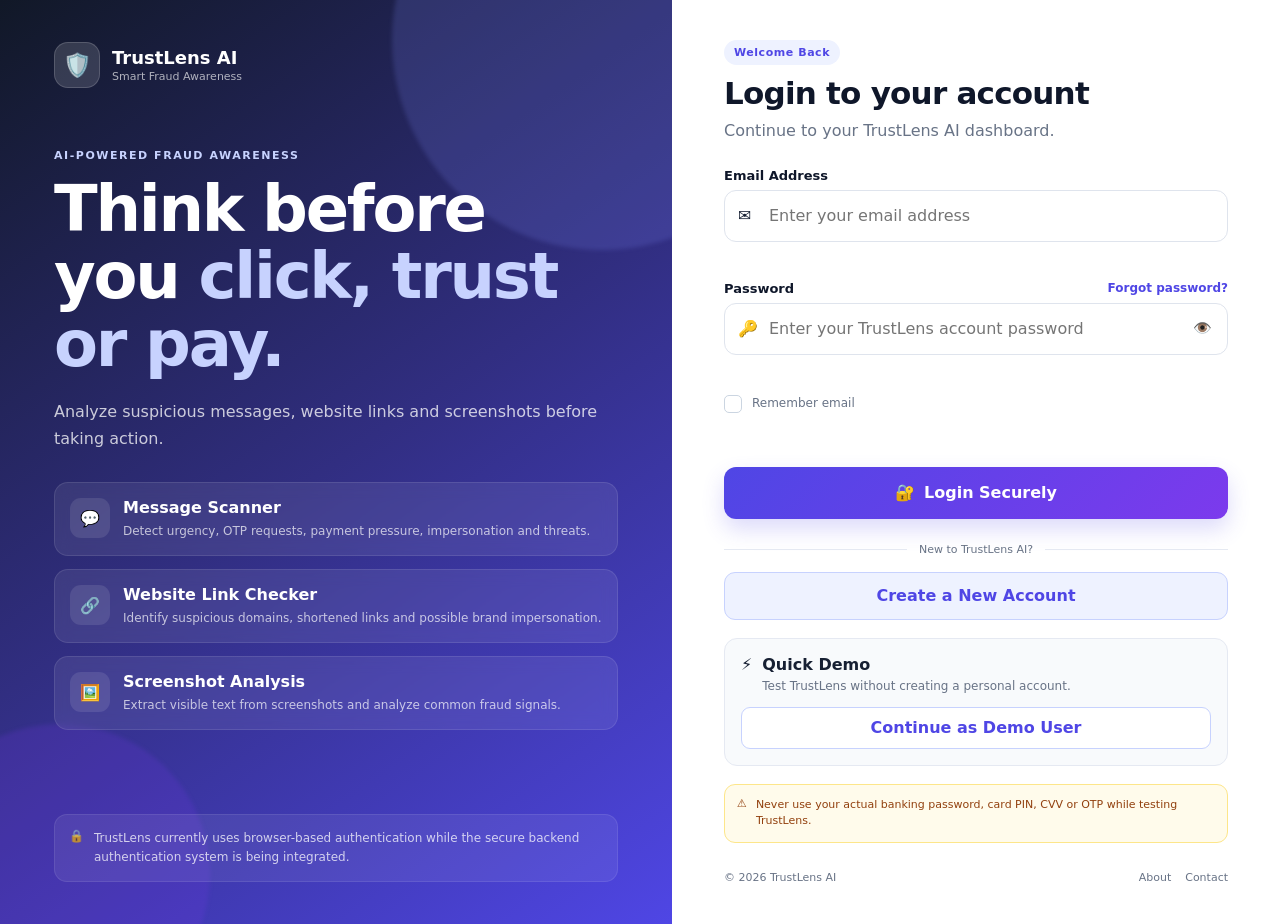
<file: history.html>
<!DOCTYPE html>
<html lang="en">

<head>
    <meta charset="UTF-8">

    <meta
        name="viewport"
        content="width=device-width, initial-scale=1.0"
    >

    <meta
        name="description"
        content="Review and manage previous TrustLens AI fraud-analysis results."
    >

    <title>
        Scan History | TrustLens AI
    </title>

    <link
        rel="stylesheet"
        href="style.css"
    >
</head>


<body class="dashboard-body history-page-body">

    <!-- =====================================================
         MOBILE SIDEBAR OVERLAY
    ====================================================== -->

    <div
        id="sidebarOverlay"
        class="sidebar-overlay"
        aria-hidden="true"
    ></div>


    <!-- =====================================================
         SIDEBAR
    ====================================================== -->

    <aside
        id="sidebar"
        class="sidebar"
        aria-label="Main navigation"
    >

        <div class="brand">

            <div
                class="brand-mark"
                aria-hidden="true"
            >
                🛡️
            </div>

            <div>

                <h2>
                    TrustLens
                </h2>

                <span>
                    AI Fraud Detector
                </span>

            </div>

        </div>


        <button
            type="button"
            id="closeSidebarButton"
            class="sidebar-close-button"
            aria-label="Close navigation menu"
        >
            ×
        </button>


        <nav
            class="sidebar-nav"
            aria-label="Dashboard navigation"
        >

            <a
                href="dashboard.html"
                class="nav-link"
            >
                <span aria-hidden="true">
                    🏠
                </span>

                Dashboard
            </a>


            <a
                href="dashboard.html#scannerSection"
                class="nav-link"
            >
                <span aria-hidden="true">
                    🔍
                </span>

                Fraud Scanner
            </a>


            <a
                href="history.html"
                class="nav-link active"
                aria-current="page"
            >
                <span aria-hidden="true">
                    🕒
                </span>

                Scan History
            </a>


            <a
                href="about.html"
                class="nav-link"
            >
                <span aria-hidden="true">
                    ℹ️
                </span>

                About
            </a>


            <a
                href="contact.html"
                class="nav-link"
            >
                <span aria-hidden="true">
                    ✉️
                </span>

                Contact
            </a>

        </nav>


        <div class="sidebar-note">

            <strong>
                🔒 Your Activity
            </strong>

            <p>
                Review previous TrustLens scans
                and remove records you no longer need.
            </p>

        </div>


        <button
            type="button"
            id="logoutButton"
            class="logout-button"
            data-logout
        >
            <span aria-hidden="true">
                🚪
            </span>

            Logout
        </button>

    </aside>


    <!-- =====================================================
         MAIN PAGE
    ====================================================== -->

    <main class="dashboard-main">


        <!-- =================================================
             TOPBAR
        ================================================== -->

        <header class="topbar">

            <div class="topbar-left">

                <button
                    type="button"
                    id="menuButton"
                    class="icon-button menu-button"
                    aria-label="Open navigation menu"
                >
                    ☰
                </button>


                <div>

                    <h1>
                        Scan History
                    </h1>

                    <p>
                        Review and manage your previous
                        TrustLens analyses.
                    </p>

                </div>

            </div>


            <div class="topbar-right">

                <button
                    type="button"
                    id="themeButton"
                    class="icon-button"
                    aria-label="Toggle dark mode"
                    title="Toggle theme"
                >
                    🌙
                </button>


                <div class="profile-card">

                    <div
                        id="userAvatar"
                        class="user-avatar"
                        aria-hidden="true"
                    >
                        U
                    </div>


                    <div class="profile-text">

                        <strong id="userName">
                            User
                        </strong>

                        <span id="userEmail">
                            user@example.com
                        </span>

                    </div>

                </div>

            </div>

        </header>


        <!-- =================================================
             HISTORY PAGE CONTENT
        ================================================== -->

        <div class="dashboard-content history-page-content">


            <!-- =============================================
                 HERO
            ============================================== -->

            <section class="history-hero-card">

                <div class="history-hero-content">

                    <span class="eyebrow">
                        TRUSTLENS RECORDS
                    </span>


                    <h2>
                        Your fraud-analysis activity
                    </h2>


                    <p>
                        Search, filter and review previously
                        analyzed messages, website links and
                        screenshots.
                    </p>


                    <a
                        href="dashboard.html#scannerSection"
                        class="primary-button"
                    >
                        <span aria-hidden="true">
                            🔍
                        </span>

                        Start a New Scan
                    </a>

                </div>


                <div
                    class="history-hero-visual"
                    aria-hidden="true"
                >
                    🗂️
                </div>

            </section>


            <!-- =============================================
                 HISTORY CONTROLS
            ============================================== -->

            <section class="history-controls-card">

                <div class="history-controls-heading">

                    <div>

                        <span class="eyebrow">
                            SCAN RECORDS
                        </span>


                        <h2>
                            Previous Results
                        </h2>


                        <p>
                            Search your saved scans or filter
                            them by risk level and scan type.
                        </p>

                    </div>


                    <button
                        type="button"
                        id="clearHistoryButton"
                        class="danger-outline-button history-clear-button"
                    >
                        Clear History
                    </button>

                </div>


                <div class="history-filter-grid">


                    <!-- Search -->

                    <div class="history-search-field">

                        <label for="historySearchInput">
                            Search
                        </label>


                        <div class="history-input-wrapper">

                            <span
                                class="history-input-icon"
                                aria-hidden="true"
                            >
                                🔍
                            </span>


                            <input
                                type="search"
                                id="historySearchInput"
                                placeholder="Search content, results or warning signals..."
                                autocomplete="off"
                            >

                        </div>

                    </div>


                    <!-- Filter -->

                    <div class="history-filter-field">

                        <label for="historyFilter">
                            Filter Results
                        </label>


                        <select
                            id="historyFilter"
                            aria-label="Filter scan history"
                        >

                            <option value="all">
                                All Scans
                            </option>

                            <option value="high">
                                High Risk
                            </option>

                            <option value="suspicious">
                                Suspicious
                            </option>

                            <option value="safe">
                                Low Risk
                            </option>

                            <option value="message">
                                Messages
                            </option>

                            <option value="link">
                                Website Links
                            </option>

                            <option value="screenshot">
                                Screenshots
                            </option>

                        </select>

                    </div>


                    <!-- Result count -->

                    <div class="history-filter-field">

                        <label>
                            Results
                        </label>


                        <div
                            id="historyResultCount"
                            class="history-result-count"
                            aria-live="polite"
                        >
                            0 scans
                        </div>

                    </div>

                </div>

            </section>


            <!-- =============================================
                 HISTORY LIST
            ============================================== -->

            <section class="history-list-card">

                <div class="section-header split-header">

                    <div>

                        <span class="eyebrow">
                            ACTIVITY
                        </span>


                        <h2>
                            Scan History
                        </h2>


                        <p>
                            Select a scan to view the complete
                            analysis report.
                        </p>

                    </div>


                    <a
                        href="dashboard.html#scannerSection"
                        class="text-link"
                    >
                        New Scan
                    </a>

                </div>


                <!-- Empty state -->

                <div
                    id="historyEmptyState"
                    class="empty-state history-empty-state hidden"
                >

                    <div
                        class="empty-state-icon"
                        aria-hidden="true"
                    >
                        📂
                    </div>


                    <h3>
                        No scan history yet
                    </h3>


                    <p>
                        Your completed TrustLens analyses
                        will appear here.
                    </p>


                    <a
                        href="dashboard.html#scannerSection"
                        class="primary-link"
                    >
                        Analyze Content
                    </a>

                </div>


                <!-- JS inserts history cards here -->

                <div
                    id="historyList"
                    class="history-list"
                    aria-live="polite"
                    aria-busy="false"
                ></div>

            </section>


            <!-- =============================================
                 BACKEND TRANSITION NOTICE
            ============================================== -->

            <section class="safety-card">

                <div aria-hidden="true">
                    🔐
                </div>


                <div>

                    <h3>
                        User-specific scan history
                    </h3>


                    <p>
                        TrustLens currently supports
                        user-specific browser history.
                        MongoDB-backed scan storage will
                        be connected during the backend phase.
                    </p>

                </div>

            </section>


            <!-- =============================================
                 SAFETY NOTICE
            ============================================== -->

            <section class="safety-card">

                <div aria-hidden="true">
                    ⚠️
                </div>


                <div>

                    <h3>
                        Remember
                    </h3>


                    <p>
                        A low-risk TrustLens result does not
                        guarantee complete safety. Always
                        independently verify unfamiliar senders,
                        websites and payment requests.
                    </p>

                </div>

            </section>


            <!-- =============================================
                 FOOTER
            ============================================== -->

            <footer class="dashboard-footer">

                © 2026 TrustLens AI.
                Built for fraud awareness and education.

            </footer>

        </div>

    </main>


    <!-- =====================================================
         SCAN DETAILS MODAL
    ====================================================== -->

    <div
        id="historyDetailsModal"
        class="history-modal"
        aria-hidden="true"
    >

        <!-- Modal overlay -->

        <div
            id="historyModalOverlay"
            class="history-modal-overlay"
        ></div>


        <!-- Modal content card -->

        <div
            class="history-modal-content"
            role="dialog"
            aria-modal="true"
            aria-labelledby="historyModalHeading"
        >


            <div class="history-modal-header">

                <div>

                    <span class="eyebrow">
                        TRUSTLENS REPORT
                    </span>


                    <h2 id="historyModalHeading">
                        Scan Details
                    </h2>

                </div>


                <button
                    type="button"
                    id="closeHistoryModalButton"
                    class="history-modal-close"
                    aria-label="Close scan details"
                >
                    ×
                </button>

            </div>


            <!--
                history.js replaces this content
                when a scan is opened.
            -->

            <div id="historyModalContent">

                <p>
                    Select a saved scan to view
                    its complete analysis.
                </p>

            </div>

        </div>

    </div>


    <!-- =====================================================
         CLEAR HISTORY CONFIRMATION MODAL
    ====================================================== -->

    <div
        id="historyConfirmModal"
        class="history-confirm-modal"
        aria-hidden="true"
    >

        <div
            id="historyConfirmOverlay"
            class="history-confirm-overlay"
        ></div>


        <div
            class="history-confirm-card"
            role="dialog"
            aria-modal="true"
            aria-labelledby="clearHistoryModalTitle"
        >

            <div
                class="history-confirm-icon"
                aria-hidden="true"
            >
                ⚠️
            </div>


            <h2 id="clearHistoryModalTitle">
                Clear Scan History?
            </h2>


            <p>
                This will permanently remove all
                scan records associated with your
                current TrustLens account from the
                current history storage.
            </p>


            <div class="history-confirm-warning">

                <span aria-hidden="true">
                    🗑️
                </span>

                <p>
                    This action cannot be undone.
                </p>

            </div>


            <div class="history-confirm-actions">

                <button
                    type="button"
                    id="cancelClearHistoryButton"
                    class="secondary-button"
                >
                    Cancel
                </button>


                <button
                    type="button"
                    id="confirmClearHistoryButton"
                    class="danger-button"
                >
                    Clear History
                </button>

            </div>

        </div>

    </div>


    <!-- =====================================================
         JAVASCRIPT
    ====================================================== -->

    <!-- Backend-ready JWT authentication -->
    <script src="auth.js"></script>


    <!-- Shared dashboard/profile/theme/sidebar logic -->
    <script src="script.js"></script>


    <!-- History-specific rendering and modal logic -->
    <script src="history.js"></script>

</body>

</html>
</file>
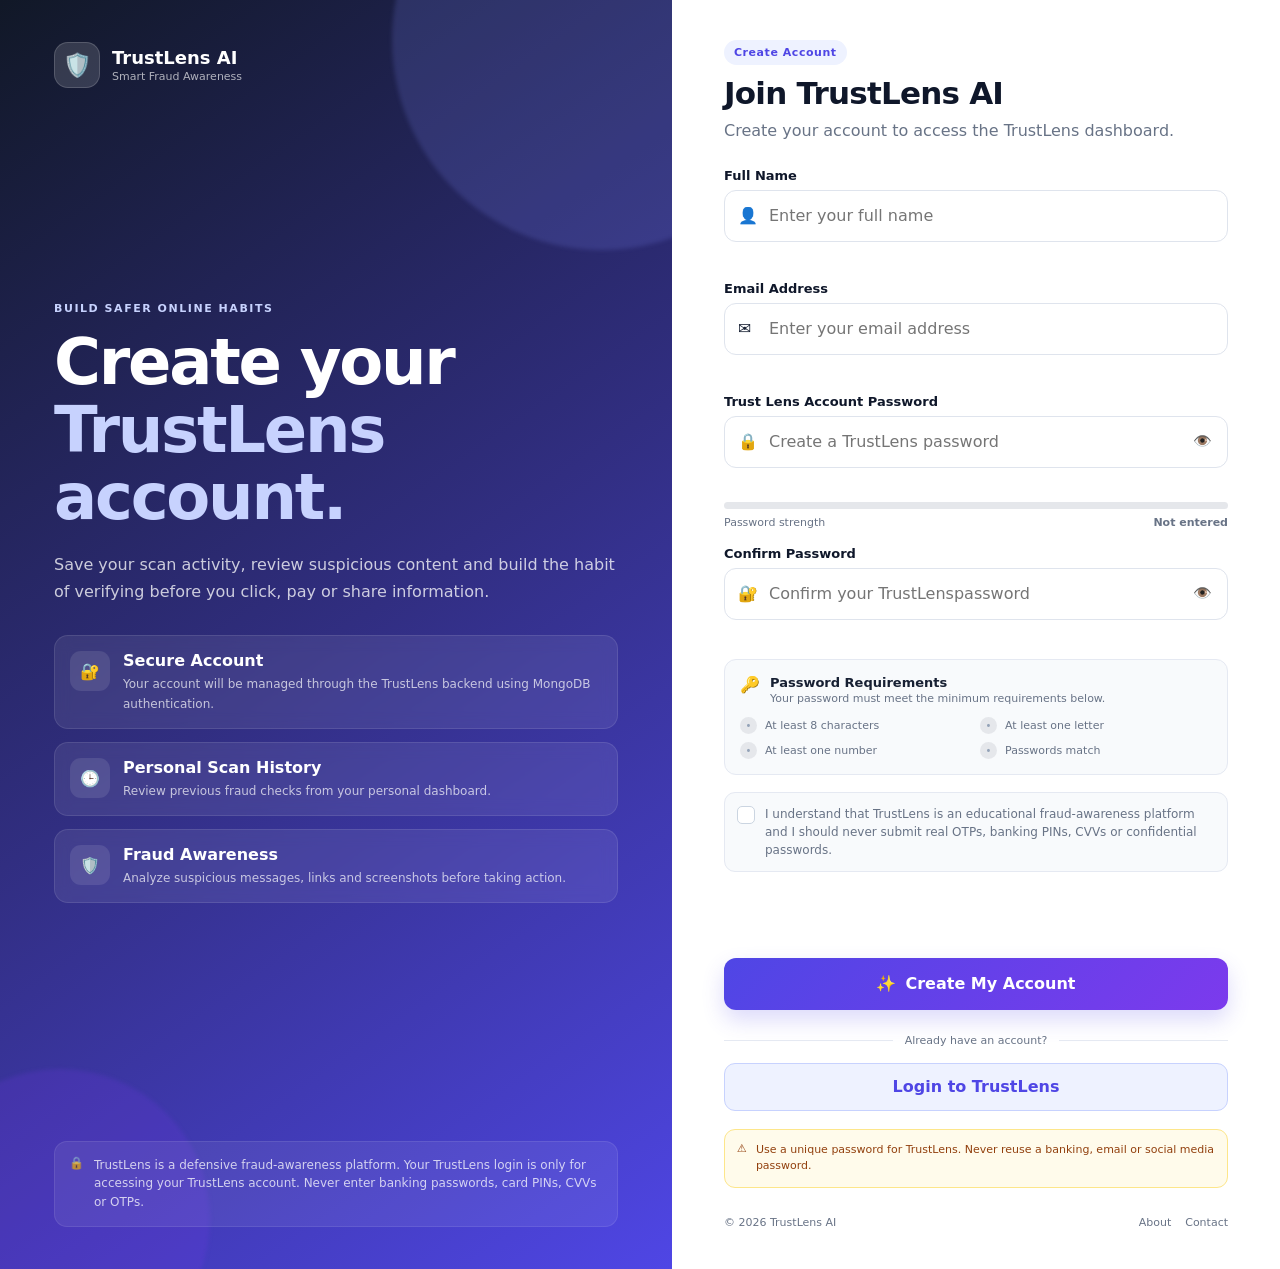
<file: signup.html>
<!DOCTYPE html>
<html lang="en">

<head>
    <meta charset="UTF-8">

    <meta
        name="viewport"
        content="width=device-width, initial-scale=1.0"
    >

    <meta
        name="description"
        content="Create a TrustLens AI account to analyze suspicious messages, links and screenshots."
    >

    <title>
        Create Account | TrustLens AI
    </title>

    <link
        rel="stylesheet"
        href="style.css"
    >
</head>


<body class="auth-body">


    <main class="auth-layout signup-layout">


        <!-- =================================================
             LEFT SHOWCASE
        ================================================== -->

        <section class="auth-showcase signup-showcase">


            <a
                href="index.html"
                class="auth-brand"
            >

                <div
                    class="auth-brand-icon"
                    aria-hidden="true"
                >
                    🛡️
                </div>


                <div>

                    <strong>
                        TrustLens AI
                    </strong>

                    <span>
                        Smart Fraud Awareness
                    </span>

                </div>

            </a>


            <div class="auth-showcase-content">

                <span class="auth-eyebrow">
                    BUILD SAFER ONLINE HABITS
                </span>


                <h1>
                    Create your
                    <span>
                        TrustLens account.
                    </span>
                </h1>


                <p>
                    Save your scan activity, review suspicious
                    content and build the habit of verifying
                    before you click, pay or share information.
                </p>


                <div class="auth-feature-list">


                    <div class="auth-feature-item">

                        <div
                            class="auth-feature-icon"
                            aria-hidden="true"
                        >
                            🔐
                        </div>

                        <div>

                            <strong>
                                Secure Account
                            </strong>

                            <span>
                                Your account will be managed
                                through the TrustLens backend
                                using MongoDB authentication.
                            </span>

                        </div>

                    </div>


                    <div class="auth-feature-item">

                        <div
                            class="auth-feature-icon"
                            aria-hidden="true"
                        >
                            🕒
                        </div>

                        <div>

                            <strong>
                                Personal Scan History
                            </strong>

                            <span>
                                Review previous fraud checks
                                from your personal dashboard.
                            </span>

                        </div>

                    </div>


                    <div class="auth-feature-item">

                        <div
                            class="auth-feature-icon"
                            aria-hidden="true"
                        >
                            🛡️
                        </div>

                        <div>

                            <strong>
                                Fraud Awareness
                            </strong>

                            <span>
                                Analyze suspicious messages,
                                links and screenshots before
                                taking action.
                            </span>

                        </div>

                    </div>

                </div>

            </div>


            <div class="auth-security-note">

                <span aria-hidden="true">
                    🔒
                </span>

                <p>
                    TrustLens is a defensive fraud-awareness platform.
                    Your TrustLens login is only for accessing your
                    TrustLens account. Never enter banking passwords,
                    card PINs, CVVs or OTPs.
                </p>

            </div>


            <div
                class="auth-background-decoration auth-decoration-one"
                aria-hidden="true"
            ></div>


            <div
                class="auth-background-decoration auth-decoration-two"
                aria-hidden="true"
            ></div>

        </section>


        <!-- =================================================
             SIGNUP FORM SECTION
        ================================================== -->

        <section class="auth-form-section signup-form-section">


            <!-- Mobile Brand -->

            <div class="auth-mobile-brand">

                <div
                    class="auth-brand-icon"
                    aria-hidden="true"
                >
                    🛡️
                </div>


                <div>

                    <strong>
                        TrustLens AI
                    </strong>

                    <span>
                        Fraud Awareness Platform
                    </span>

                </div>

            </div>


            <div class="auth-form-wrapper signup-form-wrapper">


                <!-- Header -->

                <div class="auth-form-header">

                    <span class="auth-form-badge">
                        Create Account
                    </span>


                    <h2>
                        Join TrustLens AI
                    </h2>


                    <p>
                        Create your account to access
                        the TrustLens dashboard.
                    </p>

                </div>


                <!-- =================================================
                     SIGNUP FORM
                ================================================== -->

                <form
                    id="signupForm"
                    class="auth-form"
                    novalidate
                >


                    <!-- Full name -->

                    <div class="auth-field">

                        <label for="signupName">
                            Full Name
                        </label>


                        <div class="auth-input-wrapper">

                            <span
                                class="auth-input-icon"
                                aria-hidden="true"
                            >
                                👤
                            </span>


                            <input
                                type="text"
                                id="signupName"
                                name="name"
                                placeholder="Enter your full name"
                                autocomplete="name"
                                maxlength="60"
                                required
                            >

                        </div>


                        <small
                            id="signupNameError"
                            class="auth-field-error"
                            aria-live="polite"
                        ></small>

                    </div>


                    <!-- Email -->

                    <div class="auth-field">

                        <label for="signupEmail">
                            Email Address
                        </label>


                        <div class="auth-input-wrapper">

                            <span
                                class="auth-input-icon"
                                aria-hidden="true"
                            >
                                ✉️
                            </span>


                            <input
                                type="email"
                                id="signupEmail"
                                name="email"
                                placeholder="Enter your email address"
                                autocomplete="email"
                                maxlength="100"
                                required
                            >

                        </div>


                        <small
                            id="signupEmailError"
                            class="auth-field-error"
                            aria-live="polite"
                        ></small>

                    </div>


                    <!-- Password -->

                    <div class="auth-field">

                        <label for="signupPassword">
                            Trust Lens Account Password
                        </label>


                        <div class="auth-input-wrapper">

                            <span
                                class="auth-input-icon"
                                aria-hidden="true"
                            >
                                🔒
                            </span>


                            <input
                                type="password"
                                id="signupPassword"
                                name="password"
                                placeholder="Create a TrustLens password"
                                autocomplete="new-password"
                                required
                            >


                            <button
                                type="button"
                                id="toggleSignupPassword"
                                class="password-toggle-button"
                                aria-label="Show password"
                                aria-pressed="false"
                                title="Show password"
                            >
                                👁️
                            </button>

                        </div>


                        <small
                            id="signupPasswordError"
                            class="auth-field-error"
                            aria-live="polite"
                        ></small>


                        <!-- Password Strength -->

                        <div class="password-strength">

                            <div class="password-strength-track">

                                <div
                                    id="passwordStrengthBar"
                                    class="password-strength-bar empty"
                                ></div>

                            </div>


                            <div class="password-strength-text">

                                <span>
                                    Password strength
                                </span>

                                <strong
                                    id="passwordStrengthLabel"
                                    class="empty"
                                >
                                    Not entered
                                </strong>

                            </div>

                        </div>

                    </div>


                    <!-- Confirm Password -->

                    <div class="auth-field">

                        <label for="confirmSignupPassword">
                            Confirm Password
                        </label>


                        <div class="auth-input-wrapper">

                            <span
                                class="auth-input-icon"
                                aria-hidden="true"
                            >
                                🔐
                            </span>


                            <input
                                type="password"
                                id="confirmSignupPassword"
                                name="confirmPassword"
                                placeholder="Confirm your TrustLenspassword"
                                autocomplete="new-password"
                                required
                            >


                            <button
                                type="button"
                                id="toggleConfirmSignupPassword"
                                class="password-toggle-button"
                                aria-label="Show password"
                                aria-pressed="false"
                                title="Show password"
                            >
                                👁️
                            </button>

                        </div>


                        <small
                            id="confirmSignupPasswordError"
                            class="auth-field-error"
                            aria-live="polite"
                        ></small>

                    </div>


                    <!-- =================================================
                         PASSWORD REQUIREMENTS
                    ================================================== -->

                    <div class="password-requirements-card">

                        <div class="password-requirements-heading">

                            <span aria-hidden="true">
                                🔑
                            </span>


                            <div>

                                <strong>
                                    Password Requirements
                                </strong>

                                <p>
                                    Your password must meet
                                    the minimum requirements below.
                                </p>

                            </div>

                        </div>


                        <div class="password-requirements-list">


                            <div
                                id="requirementLength"
                                class="password-requirement"
                            >
                                <span></span>

                                At least 8 characters
                            </div>


                            <div
                                id="requirementLetter"
                                class="password-requirement"
                            >
                                <span></span>

                                At least one letter
                            </div>


                            <div
                                id="requirementNumber"
                                class="password-requirement"
                            >
                                <span></span>

                                At least one number
                            </div>


                            <div
                                id="requirementMatch"
                                class="password-requirement"
                            >
                                <span></span>

                                Passwords match
                            </div>

                        </div>

                    </div>


                    <!-- =================================================
                         SAFETY / TERMS CHECKBOX
                    ================================================== -->

                    <label class="remember-checkbox signup-terms">

                        <input
                            type="checkbox"
                            id="acceptTerms"
                            required
                        >


                        <span
                            class="custom-checkbox"
                            aria-hidden="true"
                        ></span>


                        <span>
                            I understand that TrustLens is
                            an educational fraud-awareness
                            platform and I should never submit
                            real OTPs, banking PINs, CVVs or
                            confidential passwords.
                        </span>

                    </label>


                    <small
                        id="acceptTermsError"
                        class="auth-field-error"
                        aria-live="polite"
                    ></small>


                    <!-- Form Message -->

                    <div
                        id="signupMessage"
                        class="auth-form-message"
                        role="alert"
                        aria-live="polite"
                    ></div>


                    <!-- Submit -->

                    <button
                        type="submit"
                        id="signupButton"
                        class="auth-submit-button"
                    >

                        <span
                            aria-hidden="true"
                            class="button-icon"
                        >
                            ✨
                        </span>

                        <span class="button-text">
                            Create My Account
                        </span>

                    </button>

                </form>


                <!-- =================================================
                     LOGIN LINK
                ================================================== -->

                <div class="auth-divider">

                    <span>
                        Already have an account?
                    </span>

                </div>


                <a
                    href="index.html"
                    class="auth-secondary-link"
                >
                    Login to TrustLens
                </a>


                <!-- Warning -->

                <div class="auth-warning">

                    <span aria-hidden="true">
                        ⚠️
                    </span>

                    <p>
                        Use a unique password for TrustLens.
                        Never reuse a banking, email or social
                        media password.
                    </p>

                </div>

            </div>


            <!-- =================================================
                 FOOTER
            ================================================== -->

            <footer class="auth-footer">

                <p>
                    © 2026 TrustLens AI
                </p>


                <div>

                    <a href="about.html">
                        About
                    </a>

                    <a href="contact.html">
                        Contact
                    </a>

                </div>

            </footer>

        </section>

    </main>


    <!-- =====================================================
         JAVASCRIPT
    ====================================================== -->

    <script src="auth.js"></script>

</body>

</html>
</file>
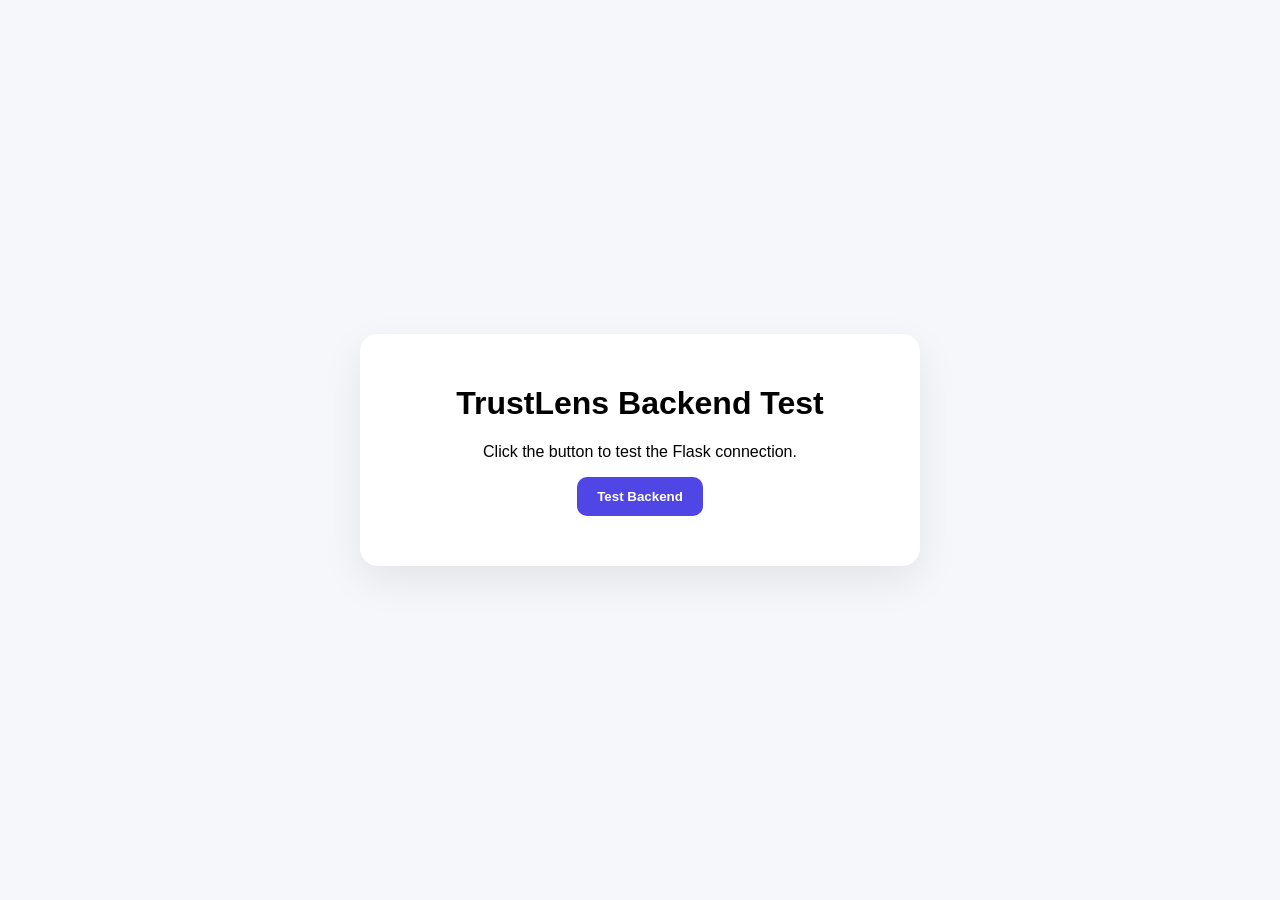
<file: backend/test.html>
<!DOCTYPE html>
<html lang="en">
<head>
  <meta charset="UTF-8">

  <meta
    name="viewport"
    content="width=device-width, initial-scale=1.0"
  >

  <title>
    TrustLens Backend Test
  </title>

  <style>
    body {
      min-height: 100vh;
      display: grid;
      place-items: center;
      margin: 0;
      font-family: Arial, sans-serif;
      background: #f5f7fb;
    }

    .test-card {
      width: min(500px, 90%);
      padding: 30px;
      background: white;
      border-radius: 18px;
      box-shadow: 0 15px 40px rgba(0, 0, 0, 0.08);
      text-align: center;
    }

    button {
      padding: 12px 20px;
      border: 0;
      border-radius: 10px;
      background: #4f46e5;
      color: white;
      cursor: pointer;
      font-weight: bold;
    }

    #result {
      margin-top: 20px;
      line-height: 1.6;
    }
  </style>
</head>

<body>

  <div class="test-card">

    <h1>
      TrustLens Backend Test
    </h1>

    <p>
      Click the button to test the Flask connection.
    </p>

    <button
      type="button"
      id="testBackendButton"
    >
      Test Backend
    </button>

    <div id="result"></div>

  </div>


  <script>
    const testButton =
      document.getElementById(
        "testBackendButton"
      );

    const result =
      document.getElementById(
        "result"
      );

    testButton.addEventListener(
      "click",
      async () => {
        result.textContent =
          "Connecting to backend...";

        try {
          const response =
            await fetch(
              "http://127.0.0.1:5000/api/test-connection"
            );

          const data =
            await response.json();

          if (!response.ok) {
            throw new Error(
              data.message ||
              "Backend request failed."
            );
          }

          result.textContent =
            data.message;

        } catch (error) {
          result.textContent =
            `Connection failed: ${error.message}`;
        }
      }
    );
  </script>

</body>
</html>
</file>
<file: style.css>
/* =========================================================
   TRUSTLENS AI — GLOBAL DESIGN SYSTEM
   Compatible with:
   - index.html
   - signup.html
   - dashboard.html
   - history.html
   - about.html
   - contact.html
========================================================= */

:root {
  --primary: #4f46e5;
  --primary-dark: #3730a3;
  --primary-light: #6366f1;
  --primary-soft: #eef2ff;

  --secondary: #7c3aed;

  --page-bg: #f6f8fc;
  --sidebar-bg: #111827;

  --card-bg: #ffffff;
  --input-bg: #ffffff;

  --text: #172033;
  --heading: #0f172a;
  --muted: #687386;

  --border: #e5e9f2;
  --input-border: #dfe4ed;

  --success: #16a34a;
  --success-soft: #f0fdf4;

  --warning: #d97706;
  --warning-soft: #fffbeb;

  --danger: #dc2626;
  --danger-soft: #fef2f2;

  --shadow:
    0 12px 35px
    rgba(15, 23, 42, 0.08);

  --shadow-small:
    0 6px 18px
    rgba(15, 23, 42, 0.04);

  --radius-xl: 24px;
  --radius-lg: 20px;
  --radius-md: 14px;
  --radius-sm: 10px;

  --transition: 0.2s ease;
}


/* =========================================================
   RESET
========================================================= */

* {
  box-sizing: border-box;
}


html {
  scroll-behavior: smooth;
}


body {
  margin: 0;

  color: var(--text);

  background:
    var(--page-bg);

  font-family:
    Inter,
    ui-sans-serif,
    system-ui,
    -apple-system,
    BlinkMacSystemFont,
    "Segoe UI",
    sans-serif;
}


button,
input,
textarea,
select {
  font: inherit;
}


button,
a {
  -webkit-tap-highlight-color:
    transparent;
}


button {
  border: 0;
}


a {
  color: inherit;
  text-decoration: none;
}


img {
  max-width: 100%;
}


.hidden {
  display: none !important;
}


body.sidebar-open,
body.modal-open {
  overflow: hidden;
}


/* =========================================================
   SHARED TYPOGRAPHY
========================================================= */

.eyebrow {
  display: inline-block;

  margin-bottom: 7px;

  color: var(--primary);

  font-size: 11px;
  font-weight: 800;

  letter-spacing: 0.12em;
}


.section-header {
  margin-bottom: 20px;
}


.section-header h2 {
  margin: 0;

  color: var(--heading);

  font-size: 23px;
}


.section-header p {
  margin: 6px 0 0;

  color: var(--muted);

  line-height: 1.6;
}


.split-header {
  display: flex;

  align-items: center;
  justify-content: space-between;

  gap: 20px;
}


.text-link {
  color: var(--primary);

  font-size: 13px;
  font-weight: 800;
}


.text-link:hover {
  text-decoration: underline;
}


/* =========================================================
   SHARED BUTTONS
========================================================= */

.primary-button,
.primary-link {
  display: inline-flex;

  min-height: 44px;

  align-items: center;
  justify-content: center;

  gap: 8px;

  padding: 11px 17px;

  color: #ffffff;

  background:
    linear-gradient(
      135deg,
      var(--primary),
      var(--secondary)
    );

  border-radius: 10px;

  font-size: 13px;
  font-weight: 800;

  box-shadow:
    0 10px 20px
    rgba(79, 70, 229, 0.18);

  transition:
    transform var(--transition),
    box-shadow var(--transition);
}


.primary-button:hover,
.primary-link:hover {
  transform: translateY(-2px);

  box-shadow:
    0 14px 25px
    rgba(79, 70, 229, 0.24);
}


.secondary-button {
  display: inline-flex;

  min-height: 40px;

  align-items: center;
  justify-content: center;

  gap: 7px;

  padding: 9px 14px;

  color: var(--primary);

  background:
    var(--card-bg);

  border:
    1px solid #c7d2fe;

  border-radius: 10px;

  cursor: pointer;

  font-size: 13px;
  font-weight: 800;

  transition:
    background var(--transition),
    border-color var(--transition),
    transform var(--transition);
}


.secondary-button:hover {
  background: var(--primary-soft);

  border-color: #818cf8;

  transform: translateY(-1px);
}


.danger-outline-button {
  display: inline-flex;

  min-height: 38px;

  align-items: center;
  justify-content: center;

  padding: 0 13px;

  color: var(--danger);

  background: #ffffff;

  border:
    1px solid #fecaca;

  border-radius: 9px;

  cursor: pointer;

  font-weight: 800;

  transition:
    background var(--transition),
    border-color var(--transition);
}


.danger-outline-button:hover {
  background: var(--danger-soft);

  border-color: #f87171;
}


.danger-outline-button:disabled {
  opacity: 0.5;
  cursor: not-allowed;
}


.danger-button {
  display: inline-flex;

  min-height: 43px;

  align-items: center;
  justify-content: center;

  gap: 7px;

  padding: 10px 16px;

  color: #ffffff;

  background: var(--danger);

  border:
    1px solid var(--danger);

  border-radius: 11px;

  cursor: pointer;

  font-weight: 750;

  transition:
    background var(--transition),
    transform var(--transition);
}


.danger-button:hover {
  background: #b91c1c;

  transform: translateY(-1px);
}


/* =========================================================
   DASHBOARD LAYOUT
========================================================= */

.dashboard-body {
  min-height: 100vh;

  overflow-x: hidden;
}


.sidebar {
  position: fixed;

  inset:
    0 auto 0 0;

  z-index: 1000;

  display: flex;

  width: 260px;
  height: 100vh;

  flex-direction: column;

  padding: 24px 18px;

  color: #ffffff;

  background:
    linear-gradient(
      180deg,
      #111827 0%,
      #172033 100%
    );

  overflow-y: auto;
}


.brand {
  display: flex;

  align-items: center;

  gap: 12px;

  padding: 4px 6px 24px;

  border-bottom:
    1px solid
    rgba(255,255,255,0.08);
}


.brand-mark {
  display: grid;

  width: 44px;
  height: 44px;

  flex-shrink: 0;

  place-items: center;

  border-radius: 13px;

  background:
    rgba(99,102,241,0.22);

  font-size: 22px;
}


.brand h2 {
  margin: 0;

  font-size: 20px;
}


.brand span {
  color: #aab4c7;

  font-size: 12px;
}


.sidebar-close-button {
  display: none;

  position: absolute;

  top: 18px;
  right: 14px;

  width: 38px;
  height: 38px;

  place-items: center;

  color: #ffffff;

  background:
    rgba(255,255,255,0.08);

  border-radius: 10px;

  cursor: pointer;

  font-size: 24px;
  line-height: 1;
}


.sidebar-nav {
  display: grid;

  gap: 8px;

  margin-top: 24px;
}


.nav-link {
  display: flex;

  align-items: center;

  gap: 12px;

  padding: 12px 14px;

  color: #cbd5e1;

  border-radius: 11px;

  transition:
    background var(--transition),
    color var(--transition),
    transform var(--transition);
}


.nav-link:hover,
.nav-link.active {
  color: #ffffff;

  background:
    rgba(99,102,241,0.2);
}


.nav-link:hover {
  transform: translateX(2px);
}


.sidebar-note {
  margin-top: auto;

  padding: 16px;

  border:
    1px solid
    rgba(255,255,255,0.08);

  border-radius: 14px;

  background:
    rgba(255,255,255,0.04);
}


.sidebar-note strong {
  display: block;

  margin-bottom: 6px;
}


.sidebar-note p {
  margin: 0;

  color: #aab4c7;

  font-size: 12px;
  line-height: 1.55;
}


.logout-button {
  display: flex;

  width: 100%;

  align-items: center;
  justify-content: center;

  gap: 9px;

  margin-top: 14px;

  padding: 12px;

  color: #fecaca;

  background:
    rgba(220,38,38,0.12);

  border:
    1px solid
    rgba(248,113,113,0.25);

  border-radius: 11px;

  cursor: pointer;

  font-weight: 700;

  transition:
    color var(--transition),
    background var(--transition);
}


.logout-button:hover {
  color: #ffffff;

  background:
    #dc2626;
}


.sidebar-overlay {
  display: none;
}


/* =========================================================
   DASHBOARD MAIN
========================================================= */

.dashboard-main {
  width:
    calc(100% - 260px);

  min-height: 100vh;

  margin-left: 260px;
}


.topbar {
  position: sticky;

  top: 0;

  z-index: 500;

  display: flex;

  min-height: 82px;

  align-items: center;
  justify-content: space-between;

  gap: 20px;

  padding: 18px 30px;

  background:
    rgba(255,255,255,0.88);

  border-bottom:
    1px solid var(--border);

  backdrop-filter:
    blur(14px);
}


.topbar-left,
.topbar-right {
  display: flex;

  align-items: center;

  gap: 14px;
}


.topbar h1 {
  margin: 0;

  font-size: 24px;
}


.topbar p {
  margin: 4px 0 0;

  color: var(--muted);

  font-size: 13px;
}


.icon-button {
  display: grid;

  width: 42px;
  height: 42px;

  place-items: center;

  color: var(--text);

  background: var(--card-bg);

  border:
    1px solid var(--border);

  border-radius: 11px;

  cursor: pointer;

  transition:
    transform var(--transition),
    background var(--transition);
}


.icon-button:hover {
  transform: translateY(-1px);

  background:
    var(--primary-soft);
}


.menu-button {
  display: none;
}


.profile-card {
  display: flex;

  align-items: center;

  gap: 10px;

  padding: 8px 10px;

  border:
    1px solid var(--border);

  border-radius: 13px;

  background:
    var(--card-bg);
}


.user-avatar {
  display: grid;

  width: 38px;
  height: 38px;

  flex-shrink: 0;

  place-items: center;

  color: #ffffff;

  background:
    linear-gradient(
      135deg,
      var(--primary),
      var(--secondary)
    );

  border-radius: 11px;

  font-weight: 800;
}


.profile-text {
  display: grid;

  min-width: 0;
}


.profile-text strong {
  font-size: 13px;
}


.profile-text span {
  max-width: 190px;

  overflow: hidden;

  color: var(--muted);

  font-size: 11px;

  text-overflow: ellipsis;

  white-space: nowrap;
}


.dashboard-content {
  width: 100%;

  max-width: 1450px;

  margin: 0 auto;

  padding: 28px 30px 40px;
}


/* =========================================================
   DASHBOARD HERO
========================================================= */

.hero-card {
  display: flex;

  align-items: center;
  justify-content: space-between;

  gap: 28px;

  padding: 34px;

  color: #ffffff;

  background:
    linear-gradient(
      135deg,
      #4f46e5,
      #7c3aed
    );

  border-radius:
    var(--radius-lg);

  box-shadow:
    var(--shadow);

  overflow: hidden;
}


.hero-content {
  max-width: 720px;
}


.hero-card .eyebrow {
  color: #dbeafe;
}


.hero-card h2 {
  margin:
    0 0 10px;

  font-size:
    clamp(
      28px,
      4vw,
      42px
    );
}


.hero-card p {
  margin:
    0 0 22px;

  color:
    rgba(255,255,255,0.85);

  line-height: 1.7;
}


.hero-card .primary-link {
  color:
    var(--primary-dark);

  background: #ffffff;

  box-shadow: none;
}


.hero-visual {
  display: grid;

  width: 150px;
  height: 150px;

  flex-shrink: 0;

  place-items: center;

  border:
    1px solid
    rgba(255,255,255,0.2);

  border-radius: 36px;

  background:
    rgba(255,255,255,0.1);

  font-size: 64px;

  transform: rotate(6deg);
}


/* =========================================================
   STATISTICS
========================================================= */

.stats-grid {
  display: grid;

  grid-template-columns:
    repeat(
      3,
      minmax(0,1fr)
    );

  gap: 18px;

  margin-top: 22px;
}


.stat-card {
  display: flex;

  align-items: center;

  gap: 15px;

  padding: 21px;

  background:
    var(--card-bg);

  border:
    1px solid
    var(--border);

  border-radius:
    var(--radius-md);

  box-shadow:
    var(--shadow-small);
}


.stat-icon {
  display: grid;

  width: 48px;
  height: 48px;

  flex-shrink: 0;

  place-items: center;

  border-radius: 13px;

  font-size: 22px;
}


.stat-blue {
  background: #e0e7ff;
}


.stat-red {
  background: #fee2e2;
}


.stat-green {
  background: #dcfce7;
}


.stat-card span {
  display: block;

  color: var(--muted);

  font-size: 13px;
}


.stat-card strong {
  display: block;

  margin-top: 4px;

  font-size: 28px;
}


/* =========================================================
   DASHBOARD CARDS
========================================================= */

.scanner-card,
.result-card,
.recent-card,
.safety-card {
  margin-top: 22px;

  background:
    var(--card-bg);

  border:
    1px solid
    var(--border);

  border-radius:
    var(--radius-lg);

  box-shadow:
    0 8px 24px
    rgba(15,23,42,0.04);
}


.scanner-card,
.result-card,
.recent-card {
  padding: 26px;
}


/* =========================================================
   SCANNER TABS
========================================================= */

.scanner-tabs {
  display: grid;

  grid-template-columns:
    repeat(
      3,
      minmax(0,1fr)
    );

  gap: 8px;

  padding: 6px;

  background: #f1f4f9;

  border-radius: 13px;
}


.scan-tab {
  display: flex;

  min-height: 48px;

  align-items: center;
  justify-content: center;

  gap: 8px;

  color: var(--muted);

  background: transparent;

  border: 0;

  border-radius: 10px;

  cursor: pointer;

  font-weight: 800;

  transition:
    background var(--transition),
    color var(--transition),
    box-shadow var(--transition);
}


.scan-tab.active {
  color: var(--primary);

  background:
    var(--card-bg);

  box-shadow:
    0 4px 12px
    rgba(15,23,42,0.08);
}


.scan-panel {
  display: none;

  margin-top: 22px;
}


.scan-panel.active {
  display: block;
}


.scan-panel label {
  display: block;

  margin-bottom: 9px;

  font-weight: 800;
}


.scan-panel textarea,
.scan-panel input[type="text"] {
  width: 100%;

  color: var(--text);

  background:
    var(--input-bg);

  border:
    1px solid
    var(--border);

  border-radius: 12px;

  outline: none;

  transition:
    border-color var(--transition),
    box-shadow var(--transition);
}


.scan-panel textarea:focus,
.scan-panel input[type="text"]:focus {
  border-color:
    var(--primary);

  box-shadow:
    0 0 0 4px
    rgba(79,70,229,0.1);
}


#messageInput {
  min-height: 190px;

  padding: 16px;

  resize: vertical;

  line-height: 1.65;
}


#linkInput {
  min-height: 52px;

  padding: 0 15px;
}


.field-meta {
  display: flex;

  align-items: center;
  justify-content: space-between;

  gap: 15px;

  margin-top: 9px;

  color: var(--muted);

  font-size: 12px;
}


.field-help {
  margin: 9px 0 0;

  color: var(--muted);

  font-size: 12px;
  line-height: 1.5;
}


/* =========================================================
   SCREENSHOT UPLOAD
========================================================= */

.upload-box {
  display: flex !important;

  min-height: 220px;

  align-items: center;
  justify-content: center;

  flex-direction: column;

  padding: 28px;

  text-align: center;

  border:
    1.5px dashed
    #c7d2fe;

  border-radius: 16px;

  background: #fafbff;

  cursor: pointer;

  transition:
    background var(--transition),
    border-color var(--transition);
}


.upload-box:hover {
  background:
    var(--primary-soft);

  border-color:
    var(--primary);
}


.upload-box input {
  display: none;
}


.upload-icon {
  display: grid;

  width: 54px;
  height: 54px;

  place-items: center;

  margin-bottom: 10px;

  background:
    var(--primary-soft);

  border-radius: 14px;

  font-size: 25px;
}


.upload-box h3 {
  margin:
    0 0 6px;
}


.upload-box p {
  margin:
    0 0 15px;

  color: var(--muted);
}


.upload-button-text {
  padding:
    10px 14px;

  color: #ffffff;

  background:
    var(--primary);

  border-radius: 9px;

  font-weight: 800;
}


.selected-file-info {
  display: flex;

  align-items: center;
  justify-content: space-between;

  gap: 15px;

  margin-top: 14px;

  padding: 14px;

  background:
    var(--primary-soft);

  border:
    1px solid
    #c7d2fe;

  border-radius: 12px;
}


.selected-file-left {
  display: flex;

  align-items: center;

  gap: 11px;

  min-width: 0;
}


.file-icon {
  display: grid;

  width: 42px;
  height: 42px;

  place-items: center;

  background: #ffffff;

  border-radius: 10px;
}


.selected-file-left strong {
  display: block;

  max-width: 420px;

  overflow: hidden;

  text-overflow: ellipsis;

  white-space: nowrap;
}


.selected-file-left small {
  display: block;

  margin-top: 3px;

  color: var(--muted);
}


.screenshot-preview {
  display: none;

  width: auto;

  max-width: 100%;
  max-height: 440px;

  margin:
    18px auto 0;

  object-fit: contain;

  border:
    1px solid
    var(--border);

  border-radius: 14px;
}


/* =========================================================
   OCR
========================================================= */

.ocr-progress-section,
.extracted-text-section {
  margin-top: 18px;

  padding: 18px;

  background: #f8fafc;

  border:
    1px solid
    var(--border);

  border-radius: 13px;
}


.ocr-progress-header,
.ocr-progress-heading,
.extracted-text-header,
.extracted-header {
  display: flex;

  align-items: center;
  justify-content: space-between;

  gap: 15px;
}


.ocr-progress-header,
.ocr-progress-heading {
  margin-bottom: 10px;

  font-size: 13px;
}


.ocr-progress-track,
.progress-track {
  width: 100%;

  height: 9px;

  overflow: hidden;

  background: #e5e7eb;

  border-radius: 99px;
}


.ocr-progress-bar,
.progress-fill {
  width: 0;

  height: 100%;

  background:
    var(--primary);

  border-radius: inherit;

  transition:
    width 0.25s ease;
}


.ocr-progress-section p {
  margin:
    9px 0 0;

  color: var(--muted);

  font-size: 12px;
}


.extracted-text-header h3,
.extracted-header h3 {
  margin: 0;
}


#extractedText {
  width: 100%;

  min-height: 170px;

  margin-top: 14px;

  padding: 14px;

  color: var(--text);

  background:
    var(--input-bg);

  border:
    1px solid
    var(--border);

  border-radius: 12px;

  resize: vertical;

  outline: none;

  line-height: 1.6;
}


/* =========================================================
   FORM MESSAGE + ANALYZE BUTTON
========================================================= */

.form-message {
  min-height: 22px;

  margin-top: 14px;

  font-size: 13px;
  font-weight: 700;
}


.form-message.error {
  color: var(--danger);
}


.form-message.success {
  color: var(--success);
}


.form-message.info {
  color: var(--primary);
}


.analyze-button {
  display: flex;

  width: 100%;

  min-height: 54px;

  align-items: center;
  justify-content: center;

  gap: 9px;

  margin-top: 8px;

  color: #ffffff;

  background:
    linear-gradient(
      135deg,
      var(--primary),
      var(--secondary)
    );

  border-radius: 12px;

  cursor: pointer;

  font-weight: 900;

  box-shadow:
    0 10px 20px
    rgba(79,70,229,0.2);

  transition:
    transform var(--transition),
    box-shadow var(--transition);
}


.analyze-button:hover {
  transform:
    translateY(-1px);

  box-shadow:
    0 14px 26px
    rgba(79,70,229,0.24);
}


.analyze-button:disabled {
  cursor: not-allowed;

  opacity: 0.65;

  transform: none;
}


/* =========================================================
   RESULT CARD
========================================================= */

.result-header {
  display: flex;

  align-items: center;
  justify-content: space-between;

  gap: 20px;
}


.result-header h2 {
  margin: 0;
}


.risk-score {
  display: grid;

  width: 76px;
  height: 76px;

  flex-shrink: 0;

  place-items: center;

  border-radius: 50%;

  font-size: 22px;
  font-weight: 900;

  background:
    var(--primary-soft);

  color:
    var(--primary);
}


.risk-track {
  margin-top: 18px;
}


.result-description {
  margin:
    16px 0 0;

  color: var(--muted);

  line-height: 1.65;
}


.result-grid {
  display: grid;

  grid-template-columns:
    repeat(
      2,
      minmax(0,1fr)
    );

  gap: 16px;

  margin-top: 18px;
}


.result-box {
  padding: 18px;

  background: #f8fafc;

  border:
    1px solid
    var(--border);

  border-radius: 13px;
}


.result-box h3 {
  margin:
    0 0 10px;

  font-size: 16px;
}


.result-box ul {
  margin: 0;

  padding-left: 20px;
}


.result-box li {
  margin-bottom: 7px;

  line-height: 1.5;
}


.advice-box p {
  margin: 0;

  line-height: 1.65;
}


.analysis-summary {
  display: grid;

  grid-template-columns:
    repeat(
      3,
      minmax(0,1fr)
    );

  gap: 12px;

  margin-top: 18px;
}


.analysis-summary div {
  padding: 14px;

  background: #f8fafc;

  border:
    1px solid
    var(--border);

  border-radius: 12px;
}


.analysis-summary span {
  display: block;

  margin-bottom: 4px;

  color: var(--muted);

  font-size: 12px;
}


.result-card.safe-result {
  border-top:
    4px solid
    var(--success);
}


.result-card.warning-result {
  border-top:
    4px solid
    var(--warning);
}


.result-card.danger-result {
  border-top:
    4px solid
    var(--danger);
}


/* =========================================================
   RECENT SCANS
========================================================= */

.recent-scans-list {
  display: grid;

  gap: 12px;
}


.recent-scan-item {
  display: flex;

  width: 100%;

  align-items: center;
  justify-content: space-between;

  gap: 18px;

  padding: 15px;

  color: var(--text);

  text-align: left;

  background: #f8fafc;

  border:
    1px solid
    var(--border);

  border-radius: 13px;

  cursor: pointer;

  transition:
    border-color var(--transition),
    background var(--transition),
    transform var(--transition);
}


.recent-scan-item:hover {
  background:
    var(--primary-soft);

  border-color:
    #c7d2fe;

  transform:
    translateY(-1px);
}


.recent-scan-main {
  display: flex;

  align-items: center;

  gap: 12px;

  min-width: 0;
}


.recent-scan-icon {
  display: grid;

  width: 42px;
  height: 42px;

  flex-shrink: 0;

  place-items: center;

  background:
    var(--primary-soft);

  border-radius: 11px;
}


.recent-scan-main p {
  margin:
    4px 0 0;

  max-width: 650px;

  overflow: hidden;

  color: var(--muted);

  font-size: 12px;

  text-overflow: ellipsis;

  white-space: nowrap;
}


.recent-scan-result {
  display: grid;

  justify-items: end;

  gap: 4px;

  flex-shrink: 0;
}


.recent-scan-result span {
  font-size: 11px;
  font-weight: 800;
}


.recent-high-risk {
  color: var(--danger);
}


.recent-suspicious {
  color: var(--warning);
}


.recent-safe {
  color: var(--success);
}


/* =========================================================
   EMPTY STATE
========================================================= */

.empty-state {
  padding:
    36px 15px;

  text-align: center;
}


.empty-state > div,
.empty-state-icon {
  font-size: 42px;
}


.empty-state h3 {
  margin:
    8px 0 5px;
}


.empty-state p {
  margin: 0;

  color: var(--muted);
}


/* =========================================================
   SAFETY CARD
========================================================= */

.safety-card {
  display: flex;

  align-items: flex-start;

  gap: 14px;

  padding: 20px;

  background:
    #fffbeb;

  border-color:
    #fde68a;
}


.safety-card h3 {
  margin:
    0 0 5px;

  color: #92400e;
}


.safety-card p {
  margin: 0;

  color: #a16207;

  line-height: 1.6;
}


.dashboard-footer {
  padding:
    28px 0 8px;

  color: var(--muted);

  text-align: center;

  font-size: 12px;
}


/* =========================================================
   SCAN LOADING PANEL
========================================================= */

.scan-loading-panel {
  margin-top: 22px;
}


.scan-loading-card {
  display: flex;

  align-items: center;

  gap: 30px;

  padding: 30px;

  background:
    var(--card-bg);

  border:
    1px solid
    var(--border);

  border-radius:
    var(--radius-lg);

  box-shadow:
    var(--shadow-small);
}


.scan-loading-animation {
  flex-shrink: 0;
}


.scanner-circle {
  position: relative;

  display: grid;

  width: 115px;
  height: 115px;

  place-items: center;

  overflow: hidden;

  background:
    var(--primary-soft);

  border:
    1px solid #c7d2fe;

  border-radius: 50%;
}


.scanner-icon {
  font-size: 42px;
}


.scanner-line {
  position: absolute;

  top: -10px;

  width: 80%;
  height: 4px;

  background:
    linear-gradient(
      90deg,
      transparent,
      var(--primary),
      transparent
    );

  box-shadow:
    0 0 15px
    rgba(79,70,229,0.45);

  animation:
    scannerMove 1.3s
    linear infinite;
}


@keyframes scannerMove {
  from {
    top: 10%;
  }

  to {
    top: 90%;
  }
}


.scan-loading-content {
  width: 100%;
}


.scan-loading-label {
  color: var(--primary);

  font-size: 11px;
  font-weight: 900;

  letter-spacing: 0.1em;
}


.scan-loading-content h3 {
  margin:
    7px 0 6px;
}


.scan-loading-content > p {
  margin:
    0 0 18px;

  color: var(--muted);
}


.scan-loading-progress {
  width: 100%;

  height: 9px;

  overflow: hidden;

  background:
    #e5e7eb;

  border-radius: 99px;
}


.scan-loading-progress-bar {
  width: 0;

  height: 100%;

  background:
    linear-gradient(
      90deg,
      var(--primary),
      var(--secondary)
    );

  border-radius: inherit;

  transition:
    width 0.25s ease;
}


.scan-loading-steps {
  display: grid;

  grid-template-columns:
    repeat(
      5,
      minmax(0,1fr)
    );

  gap: 8px;

  margin-top: 18px;
}


.scan-loading-step {
  display: grid;

  justify-items: center;

  gap: 5px;

  text-align: center;

  color: var(--muted);

  font-size: 10px;
}


.scan-loading-step span {
  display: grid;

  width: 26px;
  height: 26px;

  place-items: center;

  background:
    #eef0f5;

  border-radius: 50%;

  font-size: 11px;
  font-weight: 800;
}


.scan-loading-step p {
  margin: 0;
}


.scan-loading-step.active {
  color: var(--primary);

  font-weight: 700;
}


.scan-loading-step.active span {
  color: #ffffff;

  background:
    var(--primary);
}


.scan-loading-step.completed {
  color:
    var(--success);
}


.scan-loading-step.completed span {
  color: #ffffff;

  background:
    var(--success);
}
/* =========================================================
   AUTH PAGES
========================================================= */

.auth-body {
  min-height: 100vh;

  background:
    linear-gradient(
      135deg,
      #f8fafc,
      #eef2ff
    );
}


.auth-layout {
  display: grid;

  min-height: 100vh;

  grid-template-columns:
    minmax(0, 1.05fr)
    minmax(480px, 0.95fr);
}


/* =========================================================
   AUTH SHOWCASE
========================================================= */

.auth-showcase {
  position: relative;

  display: flex;

  min-height: 100vh;

  flex-direction: column;

  padding:
    42px 54px;

  color: #ffffff;

  background:
    linear-gradient(
      145deg,
      #111827 0%,
      #312e81 50%,
      #4f46e5 100%
    );

  overflow: hidden;
}


.auth-brand {
  position: relative;

  z-index: 2;

  display: inline-flex;

  width: fit-content;

  align-items: center;

  gap: 12px;
}


.auth-brand-icon {
  display: grid;

  width: 46px;
  height: 46px;

  flex-shrink: 0;

  place-items: center;

  background:
    rgba(255,255,255,0.14);

  border:
    1px solid
    rgba(255,255,255,0.16);

  border-radius: 14px;

  font-size: 23px;
}


.auth-brand strong {
  display: block;

  font-size: 18px;
}


.auth-brand span {
  display: block;

  margin-top: 2px;

  color:
    rgba(255,255,255,0.66);

  font-size: 11px;
}


.auth-showcase-content {
  position: relative;

  z-index: 2;

  width: 100%;

  max-width: 680px;

  margin:
    auto 0;
}


.auth-eyebrow {
  display: inline-block;

  margin-bottom: 14px;

  color: #c7d2fe;

  font-size: 11px;
  font-weight: 900;

  letter-spacing: 0.14em;
}


.auth-showcase-content h1 {
  margin:
    0 0 20px;

  font-size:
    clamp(
      40px,
      5vw,
      64px
    );

  line-height: 1.05;

  letter-spacing: -0.035em;
}


.auth-showcase-content h1 span {
  color: #c7d2fe;
}


.auth-showcase-content > p {
  max-width: 600px;

  margin:
    0 0 30px;

  color:
    rgba(255,255,255,0.76);

  font-size: 16px;
  line-height: 1.7;
}


.auth-feature-list {
  display: grid;

  gap: 13px;
}


.auth-feature-item {
  display: flex;

  align-items: flex-start;

  gap: 13px;

  padding: 15px;

  background:
    rgba(255,255,255,0.08);

  border:
    1px solid
    rgba(255,255,255,0.1);

  border-radius: 14px;

  backdrop-filter:
    blur(8px);
}


.auth-feature-icon {
  display: grid;

  width: 40px;
  height: 40px;

  flex-shrink: 0;

  place-items: center;

  background:
    rgba(255,255,255,0.1);

  border-radius: 11px;
}


.auth-feature-item strong {
  display: block;

  margin-bottom: 3px;
}


.auth-feature-item span {
  color:
    rgba(255,255,255,0.7);

  font-size: 12px;
  line-height: 1.5;
}


.auth-security-note {
  position: relative;

  z-index: 2;

  display: flex;

  align-items: flex-start;

  gap: 10px;

  margin-top: 28px;

  padding: 14px;

  color:
    rgba(255,255,255,0.75);

  background:
    rgba(255,255,255,0.07);

  border:
    1px solid
    rgba(255,255,255,0.09);

  border-radius: 13px;

  font-size: 12px;
}


.auth-security-note p {
  margin: 0;

  line-height: 1.55;
}


.auth-background-decoration {
  position: absolute;

  border-radius: 50%;

  filter: blur(2px);

  pointer-events: none;
}


.auth-decoration-one {
  width: 420px;
  height: 420px;

  top: -170px;
  right: -140px;

  background:
    rgba(129,140,248,0.18);
}


.auth-decoration-two {
  width: 300px;
  height: 300px;

  bottom: -100px;
  left: -90px;

  background:
    rgba(124,58,237,0.18);
}


/* =========================================================
   AUTH FORM SIDE
========================================================= */

.auth-form-section {
  display: flex;

  min-height: 100vh;

  flex-direction: column;

  justify-content: center;

  padding:
    40px 52px;

  background:
    var(--card-bg);
}


.auth-mobile-brand {
  display: none;
}


.auth-form-wrapper {
  width: 100%;

  max-width: 520px;

  margin: auto;
}


.auth-form-header {
  margin-bottom: 24px;
}


.auth-form-badge {
  display: inline-flex;

  margin-bottom: 10px;

  padding:
    6px 10px;

  color: var(--primary);

  background:
    var(--primary-soft);

  border-radius: 99px;

  font-size: 11px;
  font-weight: 900;

  letter-spacing: 0.05em;
}


.auth-form-header h2 {
  margin:
    0 0 7px;

  color: var(--heading);

  font-size: 31px;

  letter-spacing: -0.025em;
}


.auth-form-header p {
  margin: 0;

  color: var(--muted);

  line-height: 1.6;
}


/* =========================================================
   AUTH FORM
========================================================= */

.auth-form {
  display: grid;

  gap: 17px;
}


.auth-field {
  display: grid;

  gap: 7px;
}


.auth-field label {
  color: var(--heading);

  font-size: 13px;
  font-weight: 800;
}


.auth-label-row {
  display: flex;

  align-items: center;
  justify-content: space-between;

  gap: 12px;
}


.auth-input-wrapper {
  position: relative;

  display: flex;

  align-items: center;
}


.auth-input-wrapper input {
  width: 100%;

  min-height: 52px;

  padding:
    0 48px 0 44px;

  color: var(--text);

  background:
    var(--input-bg);

  border:
    1px solid
    var(--input-border);

  border-radius: 12px;

  outline: none;

  transition:
    border-color var(--transition),
    box-shadow var(--transition),
    background var(--transition);
}


.auth-input-wrapper input:focus {
  border-color:
    var(--primary);

  box-shadow:
    0 0 0 4px
    rgba(79,70,229,0.1);
}


.auth-input-icon {
  position: absolute;

  left: 14px;

  z-index: 1;

  font-size: 16px;
}


.password-toggle-button {
  position: absolute;

  right: 8px;

  display: grid;

  width: 36px;
  height: 36px;

  place-items: center;

  padding: 0;

  color: var(--muted);

  background: transparent;

  border-radius: 9px;

  cursor: pointer;

  font-size: 15px;

  line-height: 1;
}


.password-toggle-button:hover {
  background:
    var(--primary-soft);
}


.auth-field-error {
  min-height: 15px;

  color: var(--danger);

  font-size: 11px;
  line-height: 1.4;
}


.input-error {
  border-color:
    var(--danger) !important;

  box-shadow:
    0 0 0 3px
    rgba(220,38,38,0.08) !important;
}


.input-success {
  border-color:
    var(--success) !important;
}


/* =========================================================
   AUTH OPTIONS
========================================================= */

.auth-options-row {
  display: flex;

  align-items: center;
  justify-content: space-between;

  gap: 16px;
}


.remember-checkbox {
  display: flex;

  align-items: flex-start;

  gap: 10px;

  cursor: pointer;

  color: var(--muted);

  font-size: 12px;
  line-height: 1.5;
}


.remember-checkbox input {
  position: absolute;

  width: 1px;
  height: 1px;

  opacity: 0;
}


.custom-checkbox {
  position: relative;

  display: grid;

  width: 18px;
  height: 18px;

  flex-shrink: 0;

  place-items: center;

  margin-top: 1px;

  background:
    var(--card-bg);

  border:
    1.5px solid
    #cbd5e1;

  border-radius: 5px;

  transition:
    background var(--transition),
    border-color var(--transition);
}


.remember-checkbox input:checked +
.custom-checkbox {
  background:
    var(--primary);

  border-color:
    var(--primary);
}


.remember-checkbox input:checked +
.custom-checkbox::after {
  content: "✓";

  color: #ffffff;

  font-size: 12px;
  font-weight: 900;
}


.auth-text-button {
  padding: 0;

  color: var(--primary);

  background: none;

  cursor: pointer;

  font-size: 12px;
  font-weight: 800;
}


.auth-text-button:hover {
  text-decoration: underline;
}


/* =========================================================
   AUTH MESSAGES
========================================================= */

.auth-form-message {
  min-height: 20px;

  padding: 0;

  border-radius: 9px;

  font-size: 12px;
  font-weight: 700;

  line-height: 1.5;
}


.auth-form-message:not(:empty) {
  padding:
    10px 12px;
}


.auth-form-message.error {
  color: #991b1b;

  background:
    var(--danger-soft);

  border:
    1px solid
    #fecaca;
}


.auth-form-message.success {
  color: #166534;

  background:
    var(--success-soft);

  border:
    1px solid
    #bbf7d0;
}


.auth-form-message.info {
  color: #3730a3;

  background:
    var(--primary-soft);

  border:
    1px solid
    #c7d2fe;
}


/* =========================================================
   AUTH SUBMIT
========================================================= */

.auth-submit-button {
  display: flex;

  width: 100%;

  min-height: 52px;

  align-items: center;
  justify-content: center;

  gap: 9px;

  color: #ffffff;

  background:
    linear-gradient(
      135deg,
      var(--primary),
      var(--secondary)
    );

  border-radius: 12px;

  cursor: pointer;

  font-weight: 900;

  box-shadow:
    0 10px 22px
    rgba(79,70,229,0.2);

  transition:
    transform var(--transition),
    box-shadow var(--transition),
    opacity var(--transition);
}


.auth-submit-button:hover:not(:disabled) {
  transform:
    translateY(-1px);

  box-shadow:
    0 14px 26px
    rgba(79,70,229,0.26);
}


.auth-submit-button:disabled {
  cursor: not-allowed;

  opacity: 0.72;
}


.auth-submit-button.success {
  background:
    var(--success);
}


/* =========================================================
   DIVIDER + SECONDARY LINK
========================================================= */

.auth-divider {
  position: relative;

  display: flex;

  align-items: center;
  justify-content: center;

  margin:
    24px 0 16px;

  color: var(--muted);

  font-size: 11px;
}


.auth-divider::before,
.auth-divider::after {
  content: "";

  flex: 1;

  height: 1px;

  background:
    var(--border);
}


.auth-divider span {
  padding:
    0 12px;
}


.auth-secondary-link {
  display: flex;

  min-height: 48px;

  align-items: center;
  justify-content: center;

  color: var(--primary);

  background:
    var(--primary-soft);

  border:
    1px solid
    #c7d2fe;

  border-radius: 11px;

  font-weight: 850;

  transition:
    background var(--transition),
    transform var(--transition);
}


.auth-secondary-link:hover {
  background:
    #e0e7ff;

  transform:
    translateY(-1px);
}


/* =========================================================
   DEMO LOGIN
========================================================= */

.demo-login-card {
  margin-top: 18px;

  padding: 16px;

  background: #f8fafc;

  border:
    1px solid
    var(--border);

  border-radius: 13px;
}


.demo-login-heading {
  display: flex;

  align-items: flex-start;

  gap: 10px;
}


.demo-login-heading strong {
  display: block;
}


.demo-login-heading p {
  margin:
    3px 0 0;

  color: var(--muted);

  font-size: 12px;
  line-height: 1.5;
}


.demo-login-button {
  width: 100%;

  min-height: 42px;

  margin-top: 12px;

  color: var(--primary);

  background:
    var(--card-bg);

  border:
    1px solid
    #c7d2fe;

  border-radius: 9px;

  cursor: pointer;

  font-weight: 800;
}


.demo-login-button:hover {
  background:
    var(--primary-soft);
}


/* =========================================================
   AUTH WARNING
========================================================= */

.auth-warning {
  display: flex;

  align-items: flex-start;

  gap: 9px;

  margin-top: 18px;

  padding: 12px;

  color: #92400e;

  background:
    var(--warning-soft);

  border:
    1px solid
    #fde68a;

  border-radius: 11px;

  font-size: 11px;
}


.auth-warning p {
  margin: 0;

  line-height: 1.5;
}


/* =========================================================
   AUTH FOOTER
========================================================= */

.auth-footer {
  display: flex;

  width: 100%;
  max-width: 520px;

  align-items: center;
  justify-content: space-between;

  gap: 16px;

  margin:
    28px auto 0;

  color: var(--muted);

  font-size: 11px;
}


.auth-footer p {
  margin: 0;
}


.auth-footer div {
  display: flex;

  gap: 14px;
}


.auth-footer a:hover {
  color: var(--primary);
}


/* =========================================================
   SIGNUP
========================================================= */

.signup-form-wrapper {
  max-width: 540px;
}


.signup-form-section {
  overflow-y: auto;
}


.signup-terms {
  padding: 12px;

  background: #f8fafc;

  border:
    1px solid
    var(--border);

  border-radius: 11px;
}


.signup-terms-error {
  background:
    var(--danger-soft);

  border-color:
    #fecaca;
}


/* =========================================================
   PASSWORD STRENGTH
========================================================= */

.password-strength {
  display: grid;

  gap: 7px;

  margin-top: 5px;
}


.password-strength-track {
  width: 100%;

  height: 7px;

  overflow: hidden;

  background:
    #e5e7eb;

  border-radius: 99px;
}


.password-strength-bar {
  width: 0;
  height: 100%;

  border-radius: inherit;

  transition:
    width 0.25s ease,
    background 0.25s ease;
}


.password-strength-bar.empty {
  width: 0;
}


.password-strength-bar.very-weak {
  width: 18%;

  background:
    #ef4444;
}


.password-strength-bar.weak {
  width: 35%;

  background:
    #f97316;
}


.password-strength-bar.medium {
  width: 55%;

  background:
    #eab308;
}


.password-strength-bar.strong {
  width: 78%;

  background:
    #22c55e;
}


.password-strength-bar.very-strong {
  width: 100%;

  background:
    #15803d;
}


.password-strength-text {
  display: flex;

  align-items: center;
  justify-content: space-between;

  gap: 10px;

  color: var(--muted);

  font-size: 11px;
}


.password-strength-text strong.empty {
  color: var(--muted);
}


.password-strength-text strong.very-weak {
  color: #dc2626;
}


.password-strength-text strong.weak {
  color: #ea580c;
}


.password-strength-text strong.medium {
  color: #ca8a04;
}


.password-strength-text strong.strong,
.password-strength-text strong.very-strong {
  color: var(--success);
}


/* =========================================================
   PASSWORD REQUIREMENTS
========================================================= */

.password-requirements-card {
  padding: 15px;

  background: #f8fafc;

  border:
    1px solid
    var(--border);

  border-radius: 12px;
}


.password-requirements-heading {
  display: flex;

  align-items: flex-start;

  gap: 10px;

  margin-bottom: 12px;
}


.password-requirements-heading strong {
  display: block;

  font-size: 13px;
}


.password-requirements-heading p {
  margin:
    2px 0 0;

  color: var(--muted);

  font-size: 11px;
}


.password-requirements-list {
  display: grid;

  grid-template-columns:
    repeat(
      2,
      minmax(0,1fr)
    );

  gap: 8px;
}


.password-requirement {
  display: flex;

  align-items: center;

  gap: 8px;

  color: var(--muted);

  font-size: 11px;
}


.password-requirement > span {
  display: grid;

  width: 17px;
  height: 17px;

  flex-shrink: 0;

  place-items: center;

  background: #e5e7eb;

  border-radius: 50%;
}


.password-requirement > span::after {
  content: "•";

  color: #94a3b8;

  font-size: 10px;
}


.password-requirement.completed {
  color: var(--success);
}


.password-requirement.completed > span {
  color: #ffffff;

  background:
    var(--success);
}


.password-requirement.completed > span::after {
  content: "✓";

  color: #ffffff;

  font-weight: 900;
}


/* =========================================================
   AUTH MODAL
========================================================= */

.auth-modal {
  position: fixed;

  inset: 0;

  z-index: 5000;

  display: flex;

  align-items: center;
  justify-content: center;

  padding: 22px;
}


.auth-modal-overlay {
  position: absolute;

  inset: 0;

  background:
    rgba(15,23,42,0.68);

  backdrop-filter:
    blur(6px);
}


.auth-modal-card {
  position: relative;

  z-index: 1;

  width:
    min(
      480px,
      100%
    );

  max-height:
    calc(
      100vh - 44px
    );

  overflow-y: auto;

  padding: 28px;

  background:
    var(--card-bg);

  border:
    1px solid
    var(--border);

  border-radius: 20px;

  box-shadow:
    0 28px 75px
    rgba(15,23,42,0.28);
}


.auth-modal-close {
  position: absolute;

  top: 14px;
  right: 14px;

  display: grid;

  width: 38px;
  height: 38px;

  place-items: center;

  color: var(--text);

  background: #f8fafc;

  border:
    1px solid
    var(--border);

  border-radius: 10px;

  cursor: pointer;

  font-size: 22px;
}


.auth-modal-icon {
  display: grid;

  width: 48px;
  height: 48px;

  place-items: center;

  margin-bottom: 13px;

  background:
    var(--primary-soft);

  border-radius: 13px;

  font-size: 22px;
}


.auth-modal-card h2 {
  margin:
    0 0 6px;
}


.auth-modal-card > p {
  margin:
    0 0 20px;

  color: var(--muted);

  line-height: 1.6;
}


/* =========================================================
   HISTORY PAGE
========================================================= */

.history-page-content {
  display: grid;

  gap: 22px;
}


.history-hero-card {
  display: flex;

  align-items: center;
  justify-content: space-between;

  gap: 28px;

  padding: 30px;

  color: #ffffff;

  background:
    linear-gradient(
      135deg,
      #312e81,
      #4f46e5
    );

  border-radius:
    var(--radius-lg);

  overflow: hidden;
}


.history-hero-content {
  max-width: 720px;
}


.history-hero-card .eyebrow {
  color: #c7d2fe;
}


.history-hero-card h2 {
  margin:
    0 0 10px;

  font-size:
    clamp(
      28px,
      4vw,
      40px
    );
}


.history-hero-card p {
  margin:
    0 0 20px;

  color:
    rgba(255,255,255,0.78);

  line-height: 1.65;
}


.history-hero-card .primary-button {
  color:
    var(--primary-dark);

  background:
    #ffffff;

  box-shadow: none;
}


.history-hero-visual {
  display: grid;

  width: 130px;
  height: 130px;

  flex-shrink: 0;

  place-items: center;

  background:
    rgba(255,255,255,0.1);

  border:
    1px solid
    rgba(255,255,255,0.16);

  border-radius: 30px;

  font-size: 54px;
}


/* =========================================================
   HISTORY CONTROLS
========================================================= */

.history-controls-card,
.history-list-card {
  padding: 24px;

  background:
    var(--card-bg);

  border:
    1px solid
    var(--border);

  border-radius:
    var(--radius-lg);

  box-shadow:
    var(--shadow-small);
}


.history-controls-heading {
  display: flex;

  align-items: flex-start;
  justify-content: space-between;

  gap: 18px;

  margin-bottom: 20px;
}


.history-controls-heading h2 {
  margin:
    0 0 5px;
}


.history-controls-heading p {
  margin: 0;

  color: var(--muted);
}


.history-filter-grid {
  display: grid;

  grid-template-columns:
    minmax(0,2fr)
    minmax(180px,0.8fr)
    minmax(120px,0.45fr);

  gap: 14px;
}


.history-search-field,
.history-filter-field {
  display: grid;

  gap: 7px;
}


.history-search-field label,
.history-filter-field label {
  color: var(--heading);

  font-size: 12px;
  font-weight: 800;
}


.history-input-wrapper {
  position: relative;

  display: flex;

  align-items: center;
}


.history-input-icon {
  position: absolute;

  left: 13px;

  z-index: 1;
}


.history-input-wrapper input,
.history-filter-field select {
  width: 100%;

  min-height: 46px;

  color: var(--text);

  background:
    var(--input-bg);

  border:
    1px solid
    var(--border);

  border-radius: 10px;

  outline: none;
}


.history-input-wrapper input {
  padding:
    0 13px 0 40px;
}


.history-filter-field select {
  padding:
    0 12px;
}


.history-input-wrapper input:focus,
.history-filter-field select:focus {
  border-color:
    var(--primary);

  box-shadow:
    0 0 0 3px
    rgba(79,70,229,0.08);
}


.history-result-count {
  display: flex;

  min-height: 46px;

  align-items: center;

  padding:
    0 13px;

  color: var(--primary);

  background:
    var(--primary-soft);

  border:
    1px solid
    #c7d2fe;

  border-radius: 10px;

  font-size: 12px;
  font-weight: 850;
}


/* =========================================================
   HISTORY LIST
========================================================= */

.history-list {
  display: grid;

  gap: 13px;
}


.history-item {
  display: flex;

  align-items: flex-start;

  gap: 15px;

  padding: 17px;

  background: #f8fafc;

  border:
    1px solid
    var(--border);

  border-radius: 14px;

  transition:
    border-color var(--transition),
    transform var(--transition),
    background var(--transition);
}


.history-item:hover {
  background:
    #fbfcff;

  border-color:
    #c7d2fe;

  transform:
    translateY(-1px);
}


.history-item-icon {
  display: grid;

  width: 46px;
  height: 46px;

  flex-shrink: 0;

  place-items: center;

  background:
    var(--primary-soft);

  border-radius: 12px;

  font-size: 20px;
}


.history-item-content {
  min-width: 0;

  flex: 1;
}


.history-item-top {
  display: flex;

  align-items: flex-start;
  justify-content: space-between;

  gap: 14px;
}


.history-item-type {
  color: var(--primary);

  font-size: 10px;
  font-weight: 900;

  letter-spacing: 0.06em;

  text-transform: uppercase;
}


.history-item-top h3 {
  margin:
    4px 0 0;

  font-size: 16px;
}


.history-item-score {
  display: grid;

  flex-shrink: 0;

  justify-items: end;

  gap: 3px;
}


.history-item-score strong {
  font-size: 18px;
}


.history-item-score span {
  font-size: 10px;
  font-weight: 850;
}


.history-risk-high {
  color:
    var(--danger);
}


.history-risk-suspicious {
  color:
    var(--warning);
}


.history-risk-safe {
  color:
    var(--success);
}


.history-item-preview {
  margin:
    10px 0 0;

  color: var(--muted);

  font-size: 12px;
  line-height: 1.55;
}


.history-item-bottom {
  display: flex;

  align-items: center;
  justify-content: space-between;

  gap: 12px;

  margin-top: 12px;
}


.history-item-date {
  color: var(--muted);

  font-size: 11px;
}


.history-item-actions {
  display: flex;

  gap: 8px;
}


.history-view-button,
.history-delete-button {
  min-height: 34px;

  padding:
    0 11px;

  border-radius: 8px;

  cursor: pointer;

  font-size: 11px;
  font-weight: 800;
}


.history-view-button {
  color: var(--primary);

  background:
    var(--primary-soft);

  border:
    1px solid
    #c7d2fe;
}


.history-view-button:hover {
  background:
    #e0e7ff;
}


.history-delete-button {
  color: var(--danger);

  background:
    var(--danger-soft);

  border:
    1px solid
    #fecaca;
}


.history-delete-button:hover {
  background:
    #fee2e2;
}


/* =========================================================
   HISTORY DETAILS MODAL
========================================================= */

.history-modal {
  position: fixed;

  z-index: 4000;

  inset: 0;

  display: none;

  padding: 24px;

  align-items: center;
  justify-content: center;
}


.history-modal.active {
  display: flex;
}


.history-modal-overlay {
  position: absolute;

  inset: 0;

  background:
    rgba(15,23,42,0.68);

  backdrop-filter:
    blur(6px);

  animation:
    historyModalFade
    0.2s ease;
}


.history-modal-content {
  position: relative;

  z-index: 1;

  width:
    min(
      720px,
      100%
    );

  max-height:
    calc(
      100vh - 48px
    );

  overflow-y: auto;

  padding: 28px;

  background:
    var(--card-bg);

  border:
    1px solid
    var(--border);

  border-radius: 22px;

  box-shadow:
    0 30px 80px
    rgba(15,23,42,0.28);

  animation:
    historyModalOpen
    0.24s ease;
}


@keyframes historyModalFade {
  from {
    opacity: 0;
  }

  to {
    opacity: 1;
  }
}


@keyframes historyModalOpen {
  from {
    opacity: 0;

    transform:
      translateY(16px)
      scale(0.98);
  }

  to {
    opacity: 1;

    transform:
      translateY(0)
      scale(1);
  }
}


.history-modal-header {
  display: flex;

  align-items: flex-start;
  justify-content: space-between;

  gap: 18px;

  margin-bottom: 20px;
}


.history-modal-header h2 {
  margin:
    4px 0 0;
}


.history-modal-close {
  display: grid;

  width: 40px;
  height: 40px;

  flex-shrink: 0;

  place-items: center;

  padding: 0;

  color: var(--text);

  background:
    #f8fafc;

  border:
    1px solid
    var(--border);

  border-radius: 11px;

  cursor: pointer;

  font-size: 22px;
  line-height: 1;
}


.history-modal-close:hover {
  background:
    var(--primary-soft);
}


/* =========================================================
   HISTORY MODAL RESULT
========================================================= */

.history-modal-result {
  display: flex;

  align-items: center;
  justify-content: space-between;

  gap: 20px;

  padding: 18px;

  background: #f8fafc;

  border:
    1px solid
    var(--border);

  border-radius: 15px;
}


.history-modal-result span {
  color: var(--primary);

  font-size: 10px;
  font-weight: 900;

  letter-spacing: 0.06em;

  text-transform: uppercase;
}


.history-modal-result h3 {
  margin:
    5px 0 4px;

  font-size: 19px;
}


.history-modal-result p {
  margin: 0;

  color: var(--muted);

  font-size: 11px;
}


.history-modal-score {
  display: grid;

  width: 72px;
  height: 72px;

  flex-shrink: 0;

  place-items: center;

  color: var(--heading);

  background:
    var(--card-bg);

  border:
    6px solid
    #dbeafe;

  border-radius: 50%;

  font-size: 18px;
  font-weight: 900;
}


.history-modal-content
.risk-track {
  margin:
    15px 0;
}


.history-modal-summary {
  display: grid;

  grid-template-columns:
    repeat(
      3,
      minmax(0,1fr)
    );

  gap: 10px;

  margin-bottom: 17px;
}


.history-modal-summary > div {
  padding: 13px;

  background: #f8fafc;

  border:
    1px solid
    var(--border);

  border-radius: 11px;
}


.history-modal-summary span {
  display: block;

  margin-bottom: 4px;

  color: var(--muted);

  font-size: 10px;
}


.history-modal-summary strong {
  font-size: 12px;
}


.history-modal-section {
  padding:
    18px 0;

  border-top:
    1px solid
    var(--border);
}


.history-modal-section h3 {
  margin:
    0 0 10px;

  font-size: 15px;
}


.history-original-content {
  max-height: 220px;

  overflow-y: auto;

  padding: 14px;

  color: var(--text);

  background:
    #f8fafc;

  border:
    1px solid
    var(--border);

  border-radius: 11px;

  font-size: 12px;

  line-height: 1.65;

  white-space:
    pre-wrap;

  word-break:
    break-word;
}


.history-modal-section ul {
  margin: 0;

  padding-left: 20px;
}


.history-modal-section li {
  margin-bottom: 7px;

  line-height: 1.55;
}


.history-modal-advice p {
  margin: 0;

  padding: 14px;

  color: #166534;

  background:
    var(--success-soft);

  border:
    1px solid
    #bbf7d0;

  border-radius: 11px;

  line-height: 1.6;
}


.history-modal-actions {
  display: flex;

  justify-content: flex-end;

  margin-top: 18px;
}


/* =========================================================
   CLEAR HISTORY CONFIRMATION
========================================================= */

.history-confirm-modal {
  position: fixed;

  z-index: 4500;

  inset: 0;

  display: none;

  padding: 22px;

  align-items: center;
  justify-content: center;
}


.history-confirm-modal.active {
  display: flex;
}


.history-confirm-overlay {
  position: absolute;

  inset: 0;

  background:
    rgba(15,23,42,0.68);

  backdrop-filter:
    blur(6px);
}


.history-confirm-card,
.history-confirm-content {
  position: relative;

  z-index: 1;

  width:
    min(
      430px,
      100%
    );

  padding: 26px;

  text-align: center;

  background:
    var(--card-bg);

  border:
    1px solid
    var(--border);

  border-radius: 19px;

  box-shadow:
    0 30px 80px
    rgba(15,23,42,0.28);
}


.history-confirm-icon {
  display: grid;

  width: 54px;
  height: 54px;

  place-items: center;

  margin:
    0 auto 13px;

  color: var(--danger);

  background:
    var(--danger-soft);

  border-radius: 15px;

  font-size: 24px;
}


.history-confirm-card h2,
.history-confirm-content h2 {
  margin:
    0 0 8px;
}


.history-confirm-card > p,
.history-confirm-content > p {
  margin: 0;

  color: var(--muted);

  line-height: 1.6;
}


.history-confirm-warning {
  display: flex;

  align-items: center;
  justify-content: center;

  gap: 8px;

  margin-top: 14px;

  padding: 10px;

  color: #991b1b;

  background:
    var(--danger-soft);

  border:
    1px solid
    #fecaca;

  border-radius: 10px;

  font-size: 11px;
}


.history-confirm-warning p {
  margin: 0;
}


.history-confirm-actions {
  display: flex;

  justify-content: center;

  gap: 10px;

  margin-top: 19px;
}


.history-danger-button {
  min-height: 40px;

  padding:
    0 14px;

  color: #ffffff;

  background:
    var(--danger);

  border-radius: 9px;

  cursor: pointer;

  font-weight: 800;
}


.history-danger-button:hover {
  background:
    #b91c1c;
}
/* =========================================================
   ABOUT PAGE
========================================================= */

.about-page-content {
  display: grid;
  gap: 22px;
}


.about-hero-card {
  display: flex;
  align-items: center;
  justify-content: space-between;
  gap: 28px;

  padding: 32px;

  color: #ffffff;

  background:
    linear-gradient(
      135deg,
      #312e81,
      #4f46e5,
      #7c3aed
    );

  border-radius:
    var(--radius-lg);

  overflow: hidden;
}


.about-hero-content {
  max-width: 720px;
}


.about-hero-card .eyebrow {
  color: #c7d2fe;
}


.about-hero-card h2 {
  margin: 0 0 12px;

  font-size:
    clamp(
      30px,
      4vw,
      44px
    );

  line-height: 1.1;
}


.about-hero-card p {
  margin: 0;

  color:
    rgba(255,255,255,0.8);

  line-height: 1.7;
}


.about-hero-actions {
  display: flex;
  flex-wrap: wrap;
  gap: 11px;

  margin-top: 22px;
}


.about-hero-card .primary-button {
  color:
    var(--primary-dark);

  background: #ffffff;

  box-shadow: none;
}


.about-hero-card .secondary-button {
  color: #ffffff;

  background:
    rgba(255,255,255,0.1);

  border-color:
    rgba(255,255,255,0.25);
}


.about-hero-card .secondary-button:hover {
  background:
    rgba(255,255,255,0.16);
}


.about-hero-visual {
  position: relative;

  display: grid;

  width: 250px;
  height: 230px;

  flex-shrink: 0;

  place-items: center;
}


.about-shield-visual {
  display: grid;

  width: 140px;
  height: 140px;

  place-items: center;

  background:
    rgba(255,255,255,0.12);

  border:
    1px solid
    rgba(255,255,255,0.18);

  border-radius: 32px;

  font-size: 62px;

  transform: rotate(5deg);
}


.about-floating-card {
  position: absolute;

  padding: 10px 12px;

  color: #ffffff;

  background:
    rgba(17,24,39,0.7);

  border:
    1px solid
    rgba(255,255,255,0.12);

  border-radius: 10px;

  font-size: 11px;
  font-weight: 700;

  backdrop-filter: blur(8px);
}


.about-floating-card-one {
  top: 16px;
  left: 0;
}


.about-floating-card-two {
  right: 0;
  bottom: 18px;
}


/* =========================================================
   ABOUT OVERVIEW
========================================================= */

.about-overview-grid {
  display: grid;

  grid-template-columns:
    repeat(
      4,
      minmax(0,1fr)
    );

  gap: 15px;
}


.about-overview-card {
  display: flex;

  align-items: flex-start;

  gap: 12px;

  padding: 18px;

  background:
    var(--card-bg);

  border:
    1px solid
    var(--border);

  border-radius: 14px;

  box-shadow:
    var(--shadow-small);
}


.about-overview-icon {
  display: grid;

  width: 42px;
  height: 42px;

  flex-shrink: 0;

  place-items: center;

  background:
    var(--primary-soft);

  border-radius: 11px;

  font-size: 19px;
}


.about-overview-card h3 {
  margin: 0 0 5px;

  font-size: 15px;
}


.about-overview-card p {
  margin: 0;

  color: var(--muted);

  font-size: 12px;

  line-height: 1.6;
}


/* =========================================================
   ABOUT PROBLEM / SOLUTION
========================================================= */

.about-problem-solution-section {
  display: grid;

  grid-template-columns:
    repeat(
      2,
      minmax(0,1fr)
    );

  gap: 18px;
}


.about-problem-card,
.about-solution-card,
.about-section-card,
.about-privacy-card,
.about-limitations-card,
.about-mission-card,
.about-cta-card {
  padding: 26px;

  background:
    var(--card-bg);

  border:
    1px solid
    var(--border);

  border-radius:
    var(--radius-lg);

  box-shadow:
    var(--shadow-small);
}


.about-problem-card h2,
.about-solution-card h2,
.about-privacy-card h2,
.about-limitations-card h2,
.about-mission-card h2,
.about-cta-card h2 {
  margin: 0 0 10px;

  color: var(--heading);
}


.about-problem-card > p,
.about-solution-card > p,
.about-privacy-content > p,
.about-limitations-card > div > p,
.about-mission-content > p,
.about-cta-card p {
  margin: 0;

  color: var(--muted);

  line-height: 1.7;
}


.about-check-list {
  display: grid;

  gap: 12px;

  margin: 20px 0 0;

  padding: 0;

  list-style: none;
}


.about-check-list li {
  display: flex;

  align-items: flex-start;

  gap: 10px;
}


.about-check-list li > span {
  display: grid;

  width: 26px;
  height: 26px;

  flex-shrink: 0;

  place-items: center;

  border-radius: 8px;

  font-weight: 900;
}


.about-problem-list li > span {
  color: var(--danger);

  background:
    var(--danger-soft);
}


.about-solution-list li > span {
  color: var(--success);

  background:
    var(--success-soft);
}


.about-check-list strong {
  display: block;

  font-size: 13px;
}


.about-check-list p {
  margin: 3px 0 0;

  color: var(--muted);

  font-size: 12px;

  line-height: 1.55;
}


/* =========================================================
   ABOUT STEPS + FEATURES + TECH
========================================================= */

.about-steps-grid,
.about-features-grid,
.about-tech-grid {
  display: grid;

  gap: 14px;
}


.about-steps-grid {
  grid-template-columns:
    repeat(
      4,
      minmax(0,1fr)
    );
}


.about-features-grid {
  grid-template-columns:
    repeat(
      3,
      minmax(0,1fr)
    );
}


.about-tech-grid {
  grid-template-columns:
    repeat(
      3,
      minmax(0,1fr)
    );
}


.about-step-card,
.about-feature-card,
.about-tech-card {
  position: relative;

  padding: 18px;

  background: #f8fafc;

  border:
    1px solid
    var(--border);

  border-radius: 13px;
}


.about-step-number {
  display: inline-flex;

  margin-bottom: 10px;

  color: var(--primary);

  font-size: 11px;
  font-weight: 900;

  letter-spacing: 0.08em;
}


.about-step-icon,
.about-feature-icon {
  display: grid;

  width: 42px;
  height: 42px;

  place-items: center;

  margin-bottom: 11px;

  background:
    var(--primary-soft);

  border-radius: 11px;

  font-size: 19px;
}


.about-step-card h3,
.about-feature-card h3,
.about-tech-card h3 {
  margin: 0 0 6px;

  font-size: 14px;
}


.about-step-card p,
.about-feature-card p,
.about-tech-card p {
  margin: 0;

  color: var(--muted);

  font-size: 12px;

  line-height: 1.6;
}


.about-tech-card {
  display: flex;

  align-items: flex-start;

  gap: 12px;
}


.about-tech-card > span {
  font-size: 23px;
}


/* =========================================================
   ABOUT PRIVACY
========================================================= */

.about-privacy-card {
  display: flex;

  align-items: flex-start;

  gap: 18px;
}


.about-privacy-icon {
  display: grid;

  width: 58px;
  height: 58px;

  flex-shrink: 0;

  place-items: center;

  color: var(--primary);

  background:
    var(--primary-soft);

  border-radius: 15px;

  font-size: 25px;
}


.about-privacy-content {
  flex: 1;
}


.about-privacy-points {
  display: grid;

  grid-template-columns:
    repeat(
      2,
      minmax(0,1fr)
    );

  gap: 10px;

  margin-top: 16px;
}


.about-privacy-points div {
  display: flex;

  align-items: center;

  gap: 8px;

  padding: 10px;

  background: #f8fafc;

  border:
    1px solid
    var(--border);

  border-radius: 10px;
}


.about-privacy-points span {
  color: var(--success);

  font-weight: 900;
}


.about-privacy-points p {
  margin: 0;

  font-size: 12px;
}


/* =========================================================
   ABOUT LIMITATIONS
========================================================= */

.about-limitations-card {
  display: flex;

  align-items: flex-start;

  gap: 18px;

  border-color:
    #fde68a;

  background:
    #fffbeb;
}


.about-limitations-icon {
  display: grid;

  width: 58px;
  height: 58px;

  flex-shrink: 0;

  place-items: center;

  background:
    #fef3c7;

  border-radius: 15px;

  font-size: 25px;
}


.about-limitations-card ul {
  margin:
    16px 0 0;

  padding-left: 20px;
}


.about-limitations-card li {
  margin-bottom: 8px;

  color: #92400e;

  line-height: 1.6;
}


/* =========================================================
   ABOUT MISSION + CTA
========================================================= */

.about-mission-card {
  display: grid;

  grid-template-columns:
    minmax(0,1.35fr)
    minmax(260px,0.65fr);

  gap: 24px;

  align-items: center;
}


.about-mission-quote {
  margin: 0;

  padding: 22px;

  background:
    var(--primary-soft);

  border:
    1px solid
    #c7d2fe;

  border-radius: 15px;
}


.about-mission-quote > span {
  display: block;

  color: var(--primary);

  font-size: 42px;

  line-height: 0.7;
}


.about-mission-quote p {
  margin: 8px 0 0;

  color:
    var(--primary-dark);

  font-size: 17px;
  font-weight: 800;

  line-height: 1.5;
}


.about-cta-card {
  display: flex;

  align-items: center;
  justify-content: space-between;

  gap: 20px;

  background:
    linear-gradient(
      135deg,
      #eef2ff,
      #ffffff
    );

  border-color:
    #c7d2fe;
}


/* =========================================================
   CONTACT PAGE
========================================================= */

.contact-page-content {
  display: grid;

  gap: 22px;
}


.contact-hero-card {
  display: flex;

  align-items: center;
  justify-content: space-between;

  gap: 24px;

  padding: 30px;

  color: #ffffff;

  background:
    linear-gradient(
      135deg,
      #1e3a8a,
      #4f46e5
    );

  border-radius:
    var(--radius-lg);
}


.contact-hero-content {
  max-width: 720px;
}


.contact-hero-card .eyebrow {
  color: #bfdbfe;
}


.contact-hero-card h2 {
  margin: 0 0 9px;

  font-size:
    clamp(
      30px,
      4vw,
      42px
    );
}


.contact-hero-card p {
  margin: 0;

  color:
    rgba(255,255,255,0.78);

  line-height: 1.65;
}


.contact-hero-visual {
  display: grid;

  width: 120px;
  height: 120px;

  flex-shrink: 0;

  place-items: center;

  background:
    rgba(255,255,255,0.1);

  border:
    1px solid
    rgba(255,255,255,0.16);

  border-radius: 28px;

  font-size: 48px;
}


/* =========================================================
   CONTACT INFO
========================================================= */

.contact-info-grid {
  display: grid;

  grid-template-columns:
    repeat(
      3,
      minmax(0,1fr)
    );

  gap: 15px;
}


.contact-info-card {
  display: flex;

  align-items: flex-start;

  gap: 12px;

  padding: 18px;

  background:
    var(--card-bg);

  border:
    1px solid
    var(--border);

  border-radius: 14px;
}


.contact-info-icon {
  display: grid;

  width: 42px;
  height: 42px;

  flex-shrink: 0;

  place-items: center;

  background:
    var(--primary-soft);

  border-radius: 11px;
}


.contact-info-card h3 {
  margin: 0 0 5px;

  font-size: 15px;
}


.contact-info-card p {
  margin: 0;

  color: var(--muted);

  font-size: 12px;

  line-height: 1.6;
}


/* =========================================================
   CONTACT MAIN GRID
========================================================= */

.contact-main-grid {
  display: grid;

  grid-template-columns:
    minmax(0,1.45fr)
    minmax(280px,0.55fr);

  gap: 18px;
}


.contact-form-card,
.contact-support-card,
.contact-emergency-card,
.contact-faq-section {
  padding: 24px;

  background:
    var(--card-bg);

  border:
    1px solid
    var(--border);

  border-radius:
    var(--radius-lg);

  box-shadow:
    var(--shadow-small);
}


/* =========================================================
   CONTACT FORM
========================================================= */

.contact-form {
  display: grid;

  gap: 16px;
}


.contact-form-row {
  display: grid;

  grid-template-columns:
    repeat(
      2,
      minmax(0,1fr)
    );

  gap: 13px;
}


.contact-field {
  display: grid;

  gap: 7px;
}


.contact-field label {
  color: var(--heading);

  font-size: 12px;
  font-weight: 800;
}


.contact-field-header {
  display: flex;

  align-items: center;
  justify-content: space-between;

  gap: 10px;
}


.contact-field-header span {
  color: var(--muted);

  font-size: 10px;
}


.contact-field input,
.contact-field textarea,
.contact-field select {
  width: 100%;

  color: var(--text);

  background:
    var(--input-bg);

  border:
    1px solid
    var(--border);

  border-radius: 10px;

  outline: none;

  transition:
    border-color var(--transition),
    box-shadow var(--transition);
}


.contact-field input,
.contact-field select {
  min-height: 46px;

  padding:
    0 12px;
}


.contact-field textarea {
  min-height: 150px;

  padding: 12px;

  resize: vertical;

  line-height: 1.6;
}


.contact-field input:focus,
.contact-field textarea:focus,
.contact-field select:focus {
  border-color:
    var(--primary);

  box-shadow:
    0 0 0 3px
    rgba(79,70,229,0.08);
}


.contact-checkbox-field {
  display: flex;

  align-items: flex-start;

  gap: 9px;

  padding: 11px;

  background: #f8fafc;

  border:
    1px solid
    var(--border);

  border-radius: 10px;

  color: var(--muted);

  font-size: 11px;

  line-height: 1.5;
}


.contact-checkbox-field input {
  margin-top: 2px;
}


.contact-submit-button {
  display: flex;

  width: 100%;

  min-height: 48px;

  align-items: center;
  justify-content: center;

  gap: 8px;

  color: #ffffff;

  background:
    linear-gradient(
      135deg,
      var(--primary),
      var(--secondary)
    );

  border-radius: 11px;

  cursor: pointer;

  font-weight: 850;
}


.contact-submit-button:disabled {
  opacity: 0.65;

  cursor: not-allowed;
}


/* =========================================================
   CONTACT SUPPORT
========================================================= */

.contact-support-card h2 {
  margin: 0 0 9px;

  font-size: 21px;
}


.contact-support-card > p {
  margin: 0;

  color: var(--muted);

  line-height: 1.65;
}


.contact-safety-list {
  display: grid;

  gap: 10px;

  margin: 18px 0 0;

  padding: 0;

  list-style: none;
}


.contact-safety-list li {
  display: flex;

  align-items: center;

  gap: 8px;

  color: var(--text);

  font-size: 12px;
}


.contact-safety-list span {
  display: grid;

  width: 22px;
  height: 22px;

  place-items: center;

  border-radius: 7px;

  color: var(--danger);

  background:
    var(--danger-soft);

  font-weight: 900;
}


.contact-response-note {
  display: flex;

  align-items: flex-start;

  gap: 10px;

  margin-top: 18px;

  padding: 12px;

  background:
    var(--primary-soft);

  border:
    1px solid
    #c7d2fe;

  border-radius: 11px;
}


.contact-response-note strong {
  display: block;

  font-size: 12px;
}


.contact-response-note p {
  margin:
    3px 0 0;

  color: var(--muted);

  font-size: 11px;

  line-height: 1.5;
}


/* =========================================================
   CONTACT EMERGENCY
========================================================= */

.contact-emergency-card {
  display: flex;

  align-items: flex-start;

  gap: 18px;

  background:
    var(--danger-soft);

  border-color:
    #fecaca;
}


.contact-emergency-icon {
  display: grid;

  width: 54px;
  height: 54px;

  flex-shrink: 0;

  place-items: center;

  background: #ffffff;

  border-radius: 14px;

  font-size: 24px;
}


.contact-emergency-content h2 {
  margin: 0 0 8px;

  color: #991b1b;
}


.contact-emergency-content > p {
  margin: 0;

  color: #7f1d1d;

  line-height: 1.65;
}


.contact-emergency-actions {
  display: flex;

  flex-wrap: wrap;

  gap: 10px;

  margin-top: 16px;
}


/* =========================================================
   CONTACT FAQ
========================================================= */

.contact-faq-list {
  display: grid;

  gap: 10px;
}


.contact-faq-item {
  overflow: hidden;

  background: #f8fafc;

  border:
    1px solid
    var(--border);

  border-radius: 11px;
}


.contact-faq-item.active {
  border-color:
    #c7d2fe;

  background:
    #fbfcff;
}


.contact-faq-question {
  display: flex;

  width: 100%;

  align-items: center;
  justify-content: space-between;

  gap: 16px;

  padding: 15px;

  color: var(--heading);

  background: transparent;

  cursor: pointer;

  text-align: left;

  font-weight: 800;
}


.contact-faq-symbol {
  flex-shrink: 0;

  color: var(--primary);

  font-size: 20px;
}


.contact-faq-answer {
  max-height: 0;

  overflow: hidden;

  transition:
    max-height 0.28s ease;
}


.contact-faq-answer p {
  margin: 0;

  padding:
    0 15px 15px;

  color: var(--muted);

  font-size: 12px;

  line-height: 1.65;
}


/* =========================================================
   DARK MODE
========================================================= */

body.dark-mode {
  --page-bg:
    #0f172a;

  --card-bg:
    #111827;

  --input-bg:
    #0f172a;

  --text:
    #e5e7eb;

  --heading:
    #f8fafc;

  --muted:
    #94a3b8;

  --border:
    #263244;

  --input-border:
    #334155;

  --primary-soft:
    rgba(79,70,229,0.16);
}


body.dark-mode .topbar {
  background:
    rgba(17,24,39,0.9);
}


body.dark-mode .scanner-tabs,
body.dark-mode .result-box,
body.dark-mode .analysis-summary div,
body.dark-mode .recent-scan-item,
body.dark-mode .ocr-progress-section,
body.dark-mode .extracted-text-section,
body.dark-mode .history-item,
body.dark-mode .history-modal-result,
body.dark-mode .history-modal-summary > div,
body.dark-mode .history-original-content,
body.dark-mode .about-step-card,
body.dark-mode .about-feature-card,
body.dark-mode .about-tech-card,
body.dark-mode .contact-faq-item,
body.dark-mode .contact-checkbox-field,
body.dark-mode .password-requirements-card,
body.dark-mode .demo-login-card,
body.dark-mode .signup-terms {
  background:
    #162032;
}


body.dark-mode .upload-box {
  background:
    #111827;
}


body.dark-mode .selected-file-info {
  background:
    rgba(79,70,229,0.15);
}


body.dark-mode .file-icon,
body.dark-mode .history-modal-score,
body.dark-mode .contact-emergency-icon {
  background:
    #1f2937;
}


body.dark-mode .safety-card {
  background:
    rgba(120,53,15,0.22);

  border-color:
    #854d0e;
}


body.dark-mode .safety-card h3 {
  color:
    #fde68a;
}


body.dark-mode .safety-card p {
  color:
    #fcd34d;
}


body.dark-mode .about-limitations-card {
  background:
    rgba(120,53,15,0.2);

  border-color:
    #854d0e;
}


body.dark-mode .about-limitations-card li {
  color:
    #fcd34d;
}


body.dark-mode .contact-emergency-card {
  background:
    rgba(127,29,29,0.2);

  border-color:
    #7f1d1d;
}


body.dark-mode .contact-emergency-content h2 {
  color:
    #fecaca;
}


body.dark-mode .contact-emergency-content > p {
  color:
    #fca5a5;
}


body.dark-mode .auth-body {
  background:
    #0f172a;
}


body.dark-mode .auth-form-section {
  background:
    #111827;
}


body.dark-mode .history-modal-close,
body.dark-mode .auth-modal-close {
  background:
    #162032;
}


/* =========================================================
   FOCUS ACCESSIBILITY
========================================================= */

button:focus-visible,
a:focus-visible,
input:focus-visible,
textarea:focus-visible,
select:focus-visible {
  outline:
    3px solid
    rgba(99,102,241,0.28);

  outline-offset: 2px;
}


/* =========================================================
   TABLET RESPONSIVE
========================================================= */

@media (max-width: 1100px) {

  .about-overview-grid {
    grid-template-columns:
      repeat(
        2,
        minmax(0,1fr)
      );
  }


  .about-steps-grid {
    grid-template-columns:
      repeat(
        2,
        minmax(0,1fr)
      );
  }


  .about-features-grid,
  .about-tech-grid {
    grid-template-columns:
      repeat(
        2,
        minmax(0,1fr)
      );
  }


  .contact-main-grid {
    grid-template-columns: 1fr;
  }


  .auth-layout {
    grid-template-columns:
      minmax(0,0.9fr)
      minmax(440px,1.1fr);
  }


  .auth-showcase {
    padding:
      36px 34px;
  }


  .auth-form-section {
    padding:
      34px 36px;
  }
}


/* =========================================================
   MOBILE / TABLET DASHBOARD
========================================================= */

@media (max-width: 900px) {

  .sidebar {
    transform:
      translateX(-100%);

    transition:
      transform 0.25s ease;
  }


  .sidebar.active {
    transform:
      translateX(0);
  }


  .sidebar-close-button {
    display: grid;
  }


  .sidebar-overlay.active {
    display: block;

    position: fixed;

    inset: 0;

    z-index: 900;

    background:
      rgba(15,23,42,0.55);

    backdrop-filter:
      blur(3px);
  }


  .dashboard-main {
    width: 100%;

    margin-left: 0;
  }


  .menu-button {
    display: grid;
  }


  .dashboard-content {
    padding:
      22px 20px 34px;
  }


  .topbar {
    padding:
      15px 20px;
  }


  .profile-text {
    display: none;
  }


  .hero-card,
  .history-hero-card,
  .about-hero-card,
  .contact-hero-card {
    align-items: flex-start;
  }


  .hero-visual,
  .history-hero-visual,
  .about-hero-visual,
  .contact-hero-visual {
    display: none;
  }


  .about-problem-solution-section,
  .about-mission-card {
    grid-template-columns:
      1fr;
  }


  .history-filter-grid {
    grid-template-columns:
      1fr 1fr;
  }


  .history-filter-field:last-child {
    grid-column:
      1 / -1;
  }


  .contact-info-grid {
    grid-template-columns:
      repeat(
        2,
        minmax(0,1fr)
      );
  }
}


/* =========================================================
   AUTH MOBILE
========================================================= */

@media (max-width: 820px) {

  .auth-layout {
    display: block;
  }


  .auth-showcase {
    display: none;
  }


  .auth-form-section {
    min-height: 100vh;

    padding:
      28px 20px;
  }


  .auth-mobile-brand {
    display: flex;

    align-items: center;

    gap: 11px;

    width: 100%;
    max-width: 520px;

    margin:
      0 auto 28px;
  }


  .auth-mobile-brand strong {
    display: block;

    color: var(--heading);
  }


  .auth-mobile-brand span {
    display: block;

    color: var(--muted);

    font-size: 11px;
  }


  .auth-footer {
    padding-bottom: 10px;
  }
}


/* =========================================================
   SMALL MOBILE
========================================================= */

@media (max-width: 640px) {

  .dashboard-content {
    padding:
      18px 14px 30px;
  }


  .topbar {
    min-height: 72px;

    padding:
      12px 14px;
  }


  .topbar h1 {
    font-size: 19px;
  }


  .topbar p {
    display: none;
  }


  .hero-card,
  .history-hero-card,
  .about-hero-card,
  .contact-hero-card {
    padding: 23px;
  }


  .hero-card h2,
  .history-hero-card h2,
  .about-hero-card h2,
  .contact-hero-card h2 {
    font-size: 28px;
  }


  .stats-grid {
    grid-template-columns: 1fr;
  }


  .scanner-card,
  .result-card,
  .recent-card,
  .history-controls-card,
  .history-list-card,
  .about-problem-card,
  .about-solution-card,
  .about-section-card,
  .about-privacy-card,
  .about-limitations-card,
  .about-mission-card,
  .about-cta-card,
  .contact-form-card,
  .contact-support-card,
  .contact-emergency-card,
  .contact-faq-section {
    padding: 18px;
  }


  .scanner-tabs {
    grid-template-columns: 1fr;
  }


  .field-meta {
    align-items: flex-start;

    flex-direction: column;
  }


  .result-grid {
    grid-template-columns: 1fr;
  }


  .analysis-summary {
    grid-template-columns: 1fr;
  }


  .scan-loading-card {
    align-items: center;

    flex-direction: column;

    padding: 22px;

    text-align: center;
  }


  .scan-loading-steps {
    grid-template-columns:
      repeat(
        5,
        minmax(50px,1fr)
      );

    overflow-x: auto;

    padding-bottom: 5px;
  }


  .recent-scan-item {
    align-items: flex-start;

    flex-direction: column;
  }


  .recent-scan-result {
    justify-items: start;
  }


  .about-overview-grid,
  .about-steps-grid,
  .about-features-grid,
  .about-tech-grid,
  .about-privacy-points,
  .contact-info-grid,
  .contact-form-row {
    grid-template-columns: 1fr;
  }


  .about-privacy-card,
  .about-limitations-card,
  .contact-emergency-card {
    flex-direction: column;
  }


  .about-cta-card {
    align-items: flex-start;

    flex-direction: column;
  }


  .history-controls-heading {
    align-items: flex-start;

    flex-direction: column;
  }


  .history-filter-grid {
    grid-template-columns: 1fr;
  }


  .history-filter-field:last-child {
    grid-column: auto;
  }


  .history-item {
    gap: 11px;
  }


  .history-item-top {
    flex-direction: column;
  }


  .history-item-score {
    justify-items: start;
  }


  .history-item-bottom {
    align-items: flex-start;

    flex-direction: column;
  }


  .history-item-actions {
    width: 100%;
  }


  .history-view-button,
  .history-delete-button {
    flex: 1;
  }


  .history-modal,
  .history-confirm-modal,
  .auth-modal {
    padding: 10px;
  }


  .history-modal-content,
  .history-confirm-card,
  .history-confirm-content,
  .auth-modal-card {
    padding: 20px;

    border-radius: 16px;
  }


  .history-modal-result {
    align-items: flex-start;

    flex-direction: column;
  }


  .history-modal-summary {
    grid-template-columns: 1fr;
  }


  .history-confirm-actions {
    flex-direction: column;
  }


  .history-confirm-actions button {
    width: 100%;
  }


  .password-requirements-list {
    grid-template-columns: 1fr;
  }


  .auth-form-header h2 {
    font-size: 27px;
  }


  .auth-footer {
    align-items: flex-start;

    flex-direction: column;
  }


  .auth-footer div {
    flex-wrap: wrap;
  }
}


/* =========================================================
   EXTRA SMALL DEVICES
========================================================= */

@media (max-width: 420px) {

  .sidebar {
    width: 88%;
    max-width: 300px;
  }


  .topbar-right {
    gap: 7px;
  }


  .icon-button {
    width: 38px;
    height: 38px;
  }


  .user-avatar {
    width: 36px;
    height: 36px;
  }


  .hero-card,
  .history-hero-card,
  .about-hero-card,
  .contact-hero-card {
    border-radius: 16px;
  }


  .auth-form-section {
    padding:
      22px 14px;
  }


  .auth-input-wrapper input {
    min-height: 49px;
  }


  .auth-submit-button {
    min-height: 49px;
  }


  .history-modal-content {
    max-height:
      calc(
        100vh - 20px
      );
  }
}


/* =========================================================
   PRINT
========================================================= */

@media print {

  .sidebar,
  .topbar,
  .sidebar-overlay,
  .logout-button,
  .history-item-actions,
  .history-modal-actions,
  .contact-submit-button,
  .primary-button,
  .secondary-button {
    display: none !important;
  }


  .dashboard-main {
    width: 100%;

    margin-left: 0;
  }


  body {
    background: #ffffff;
  }


  .dashboard-content {
    max-width: none;

    padding: 0;
  }
}

/* =========================================================
   TRUSTLENS AUTH — MOBILE POLISH
   Desktop/laptop layout remains unchanged.
========================================================= */

@media (max-width: 820px) {

  .auth-form-section {
    min-height: 100svh;
    justify-content: flex-start;
    padding: 22px 20px 28px;
  }

  .auth-mobile-brand {
    margin-bottom: 20px;
  }

  .auth-form-wrapper {
    max-width: 520px;
    margin: 0 auto;
  }

  .auth-form-header {
    margin-bottom: 18px;
  }

  .auth-form-header h2 {
    font-size: 28px;
    line-height: 1.15;
  }

  .auth-form-header p {
    font-size: 14px;
    line-height: 1.5;
  }

  .auth-form {
    gap: 12px;
  }

  .auth-field {
    gap: 5px;
  }

  .auth-input-wrapper input {
    min-height: 50px;
  }

  .auth-options-row {
    margin-top: 1px;
  }

  .auth-form-message {
    min-height: 0;
  }

  .auth-form-message:not(:empty) {
    margin-top: 1px;
    padding: 9px 11px;
  }

  .auth-submit-button {
    min-height: 50px;
  }

  .auth-divider {
    margin: 18px 0 13px;
  }

  .auth-secondary-link {
    min-height: 46px;
  }

  .demo-login-card {
    margin-top: 14px;
    padding: 14px;
  }

  .demo-login-button {
    margin-top: 10px;
    min-height: 42px;
  }

  .auth-warning {
    margin-top: 14px;
  }
}


@media (max-width: 420px) {

  .auth-form-section {
    padding: 18px 14px 24px;
  }

  .auth-mobile-brand {
    margin-bottom: 18px;
  }

  .auth-form-header h2 {
    font-size: 26px;
  }

  .auth-form-header {
    margin-bottom: 16px;
  }

  .auth-input-wrapper input {
    min-height: 48px;
  }

  .auth-submit-button {
    min-height: 48px;
  }

  .auth-secondary-link {
    min-height: 44px;
  }

  .demo-login-card {
    padding: 13px;
  }
}
</file>
